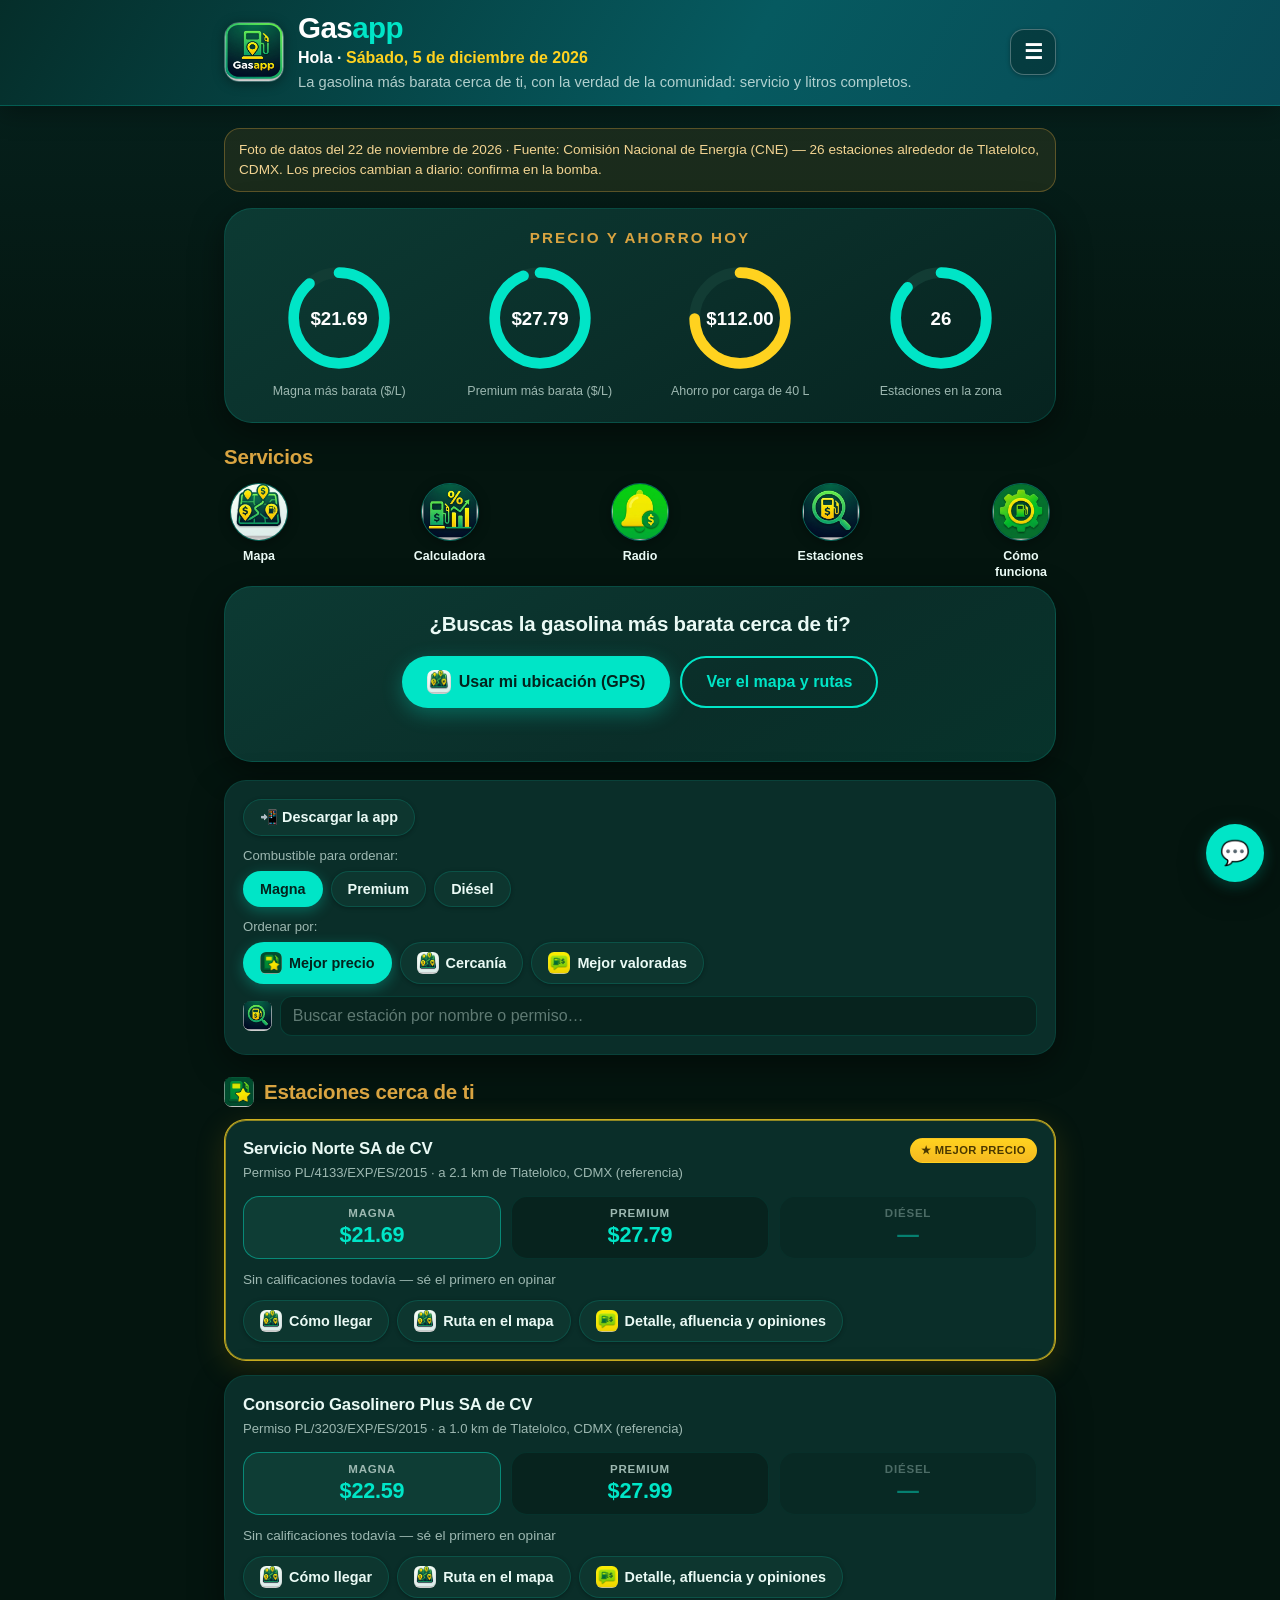
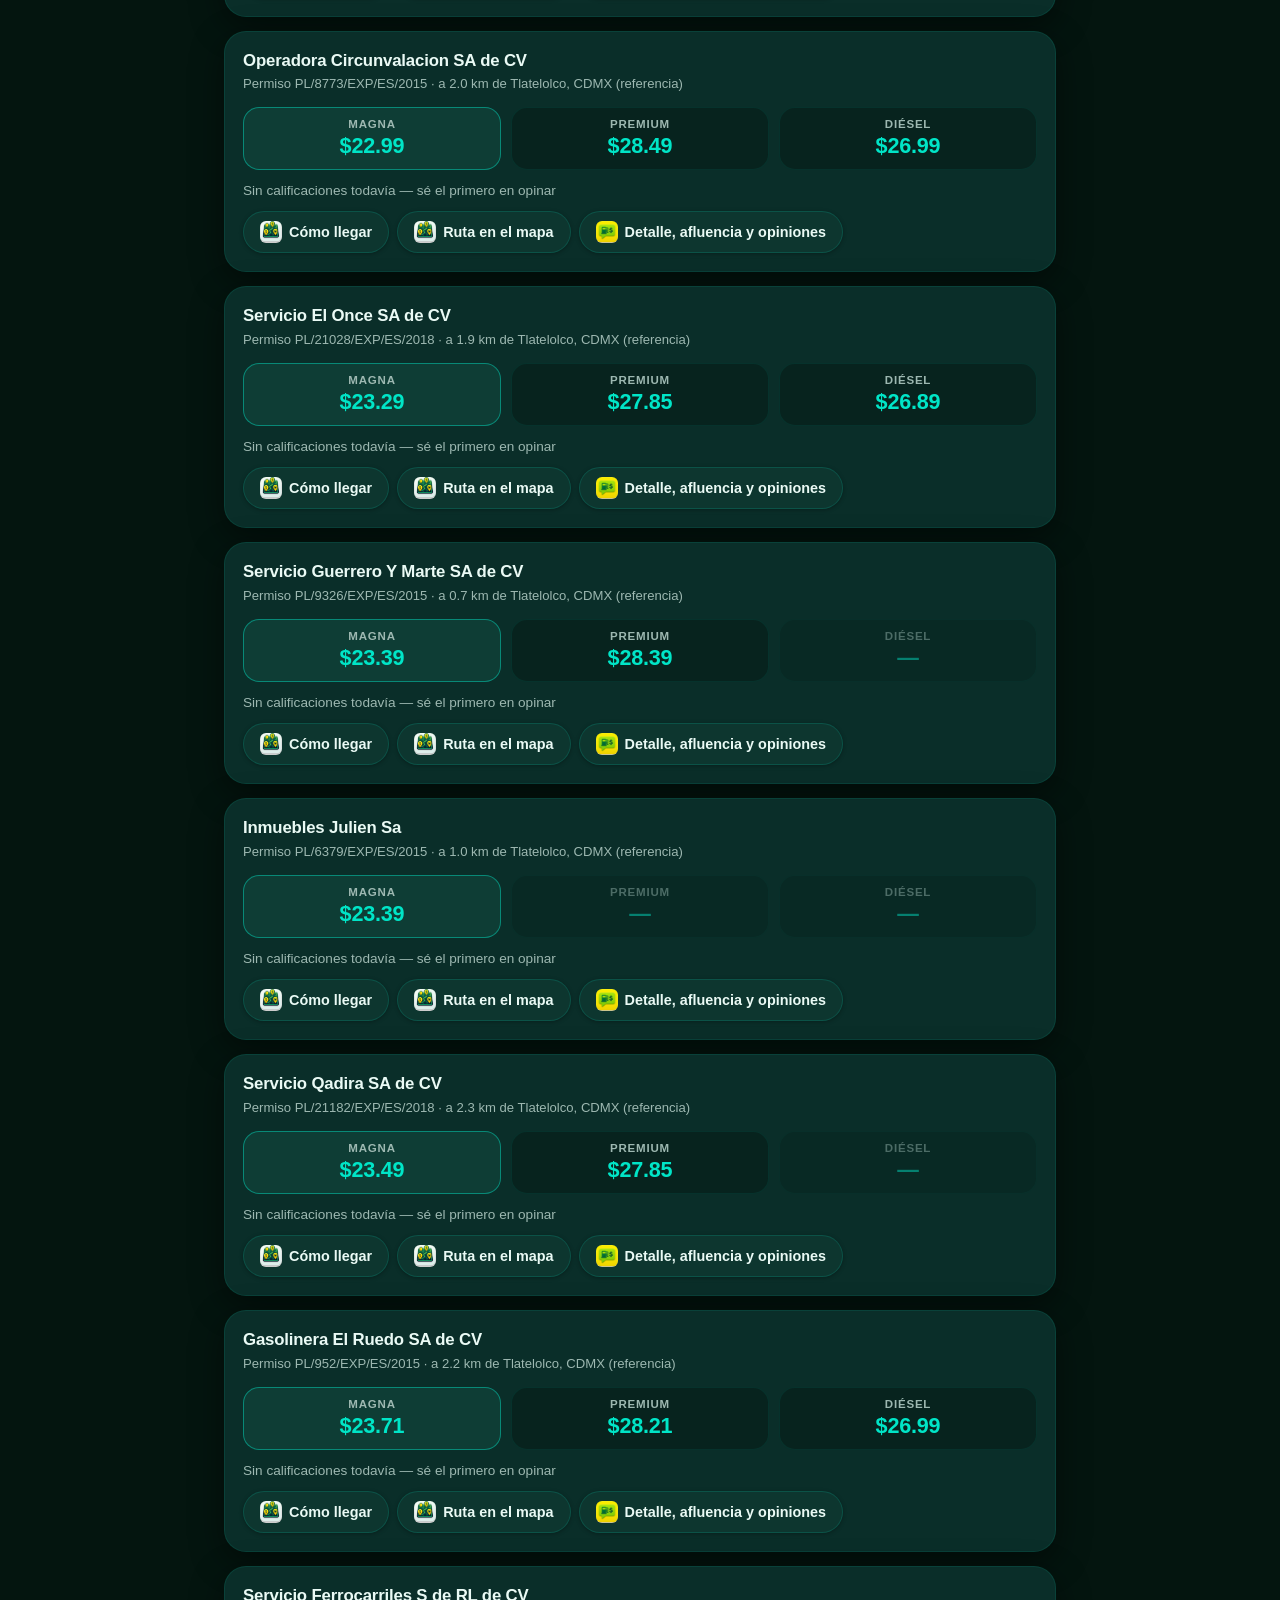
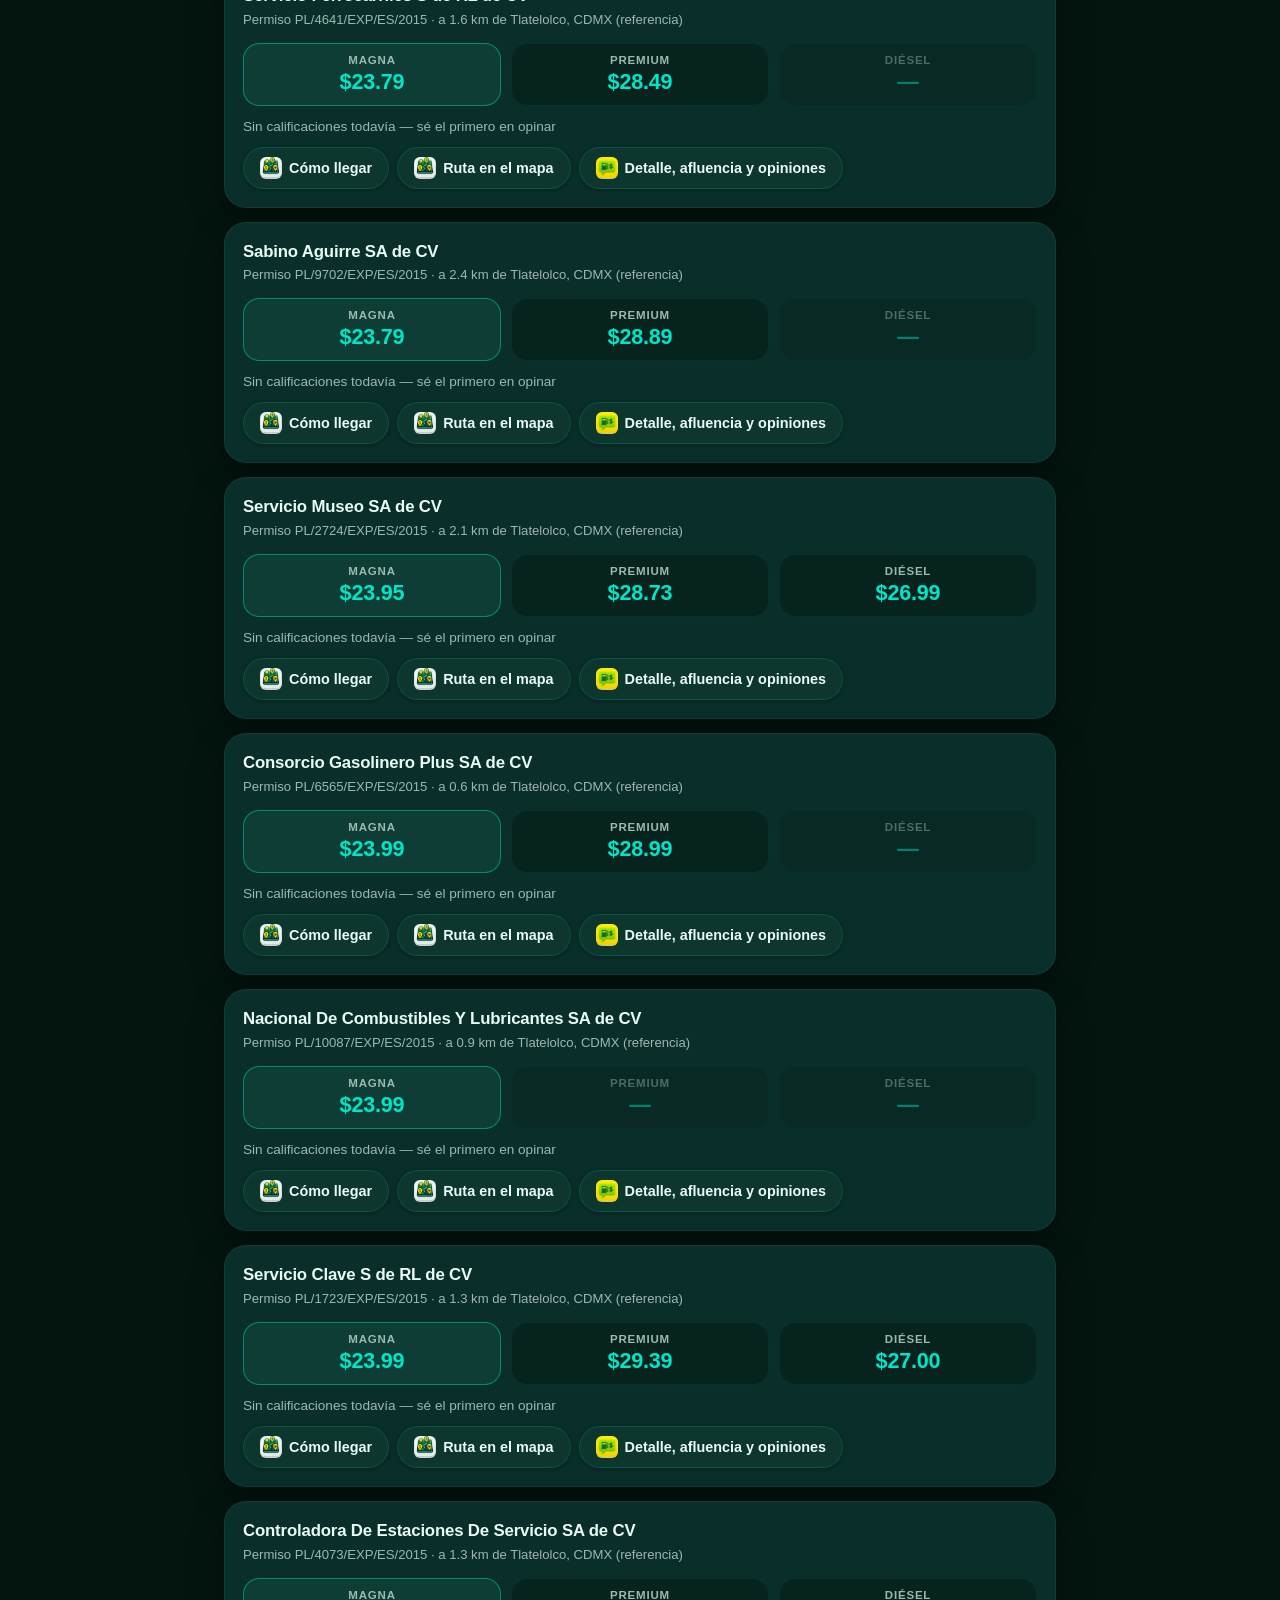
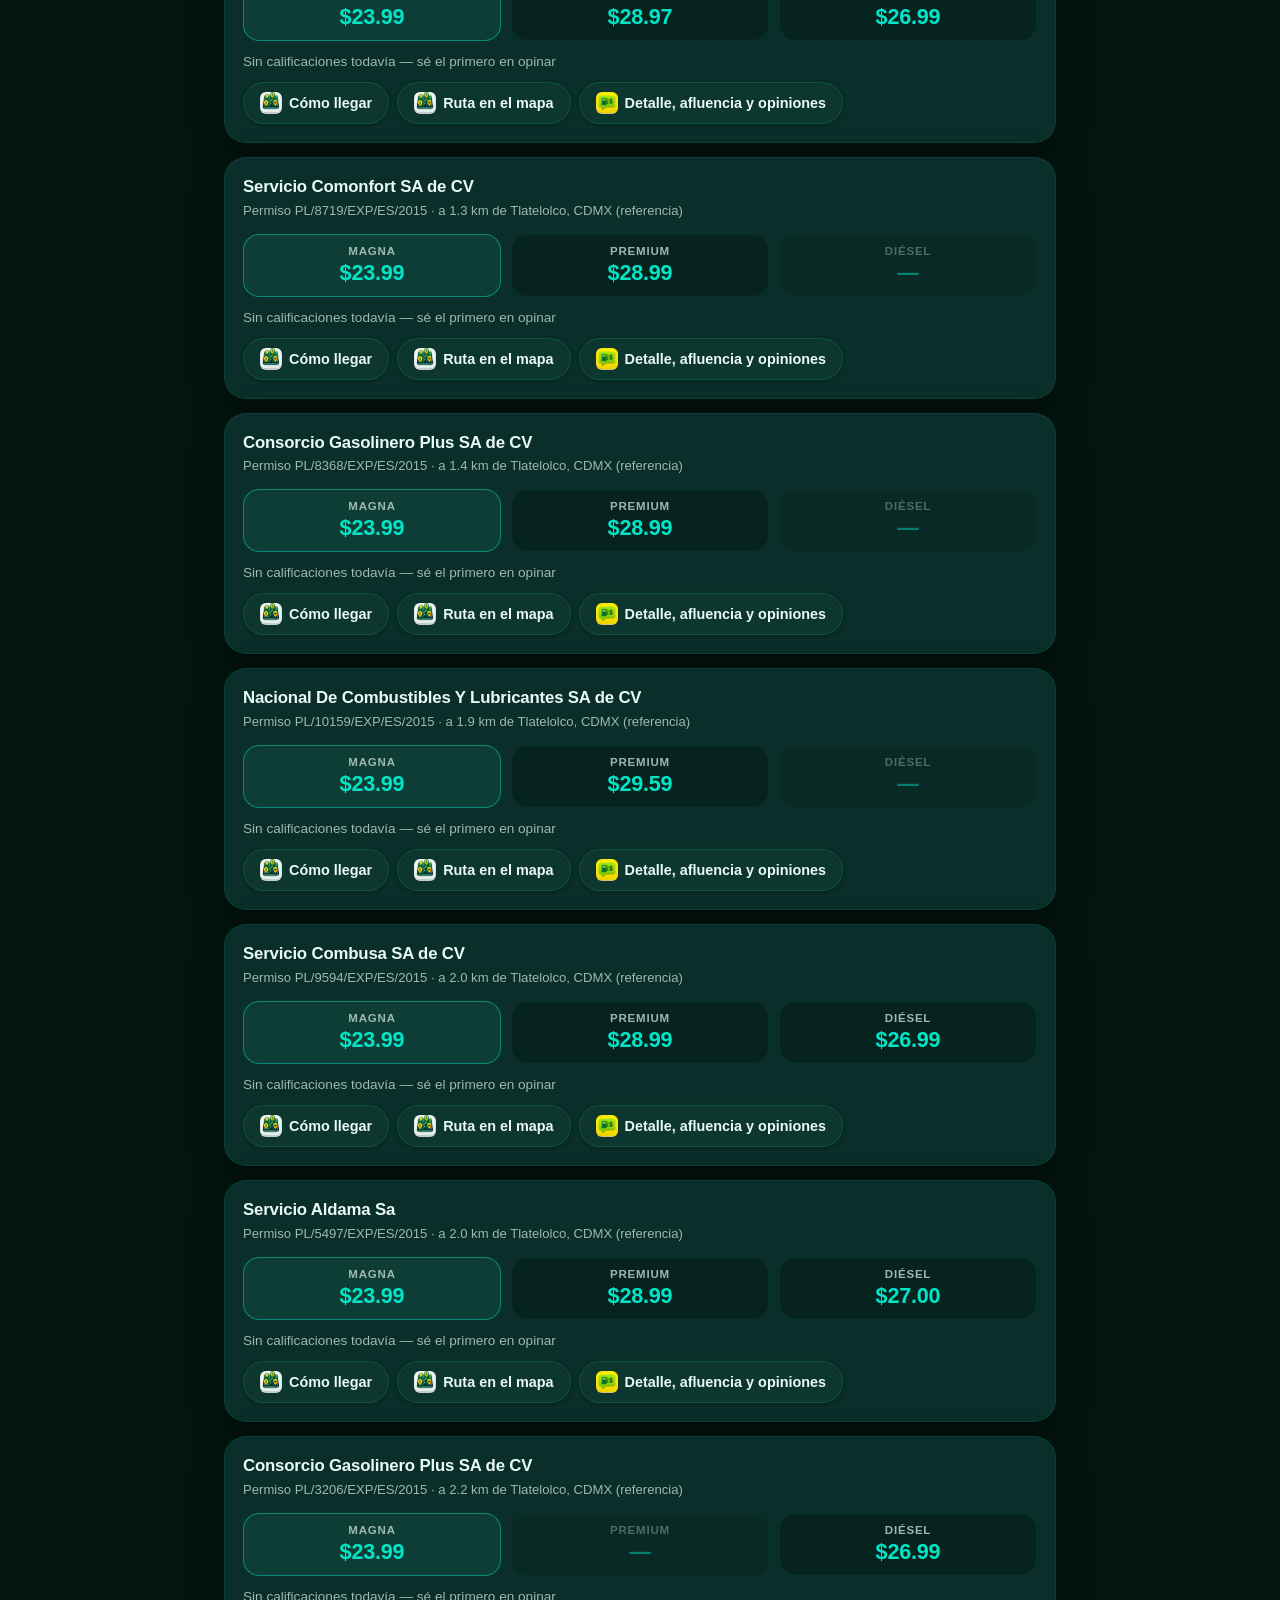
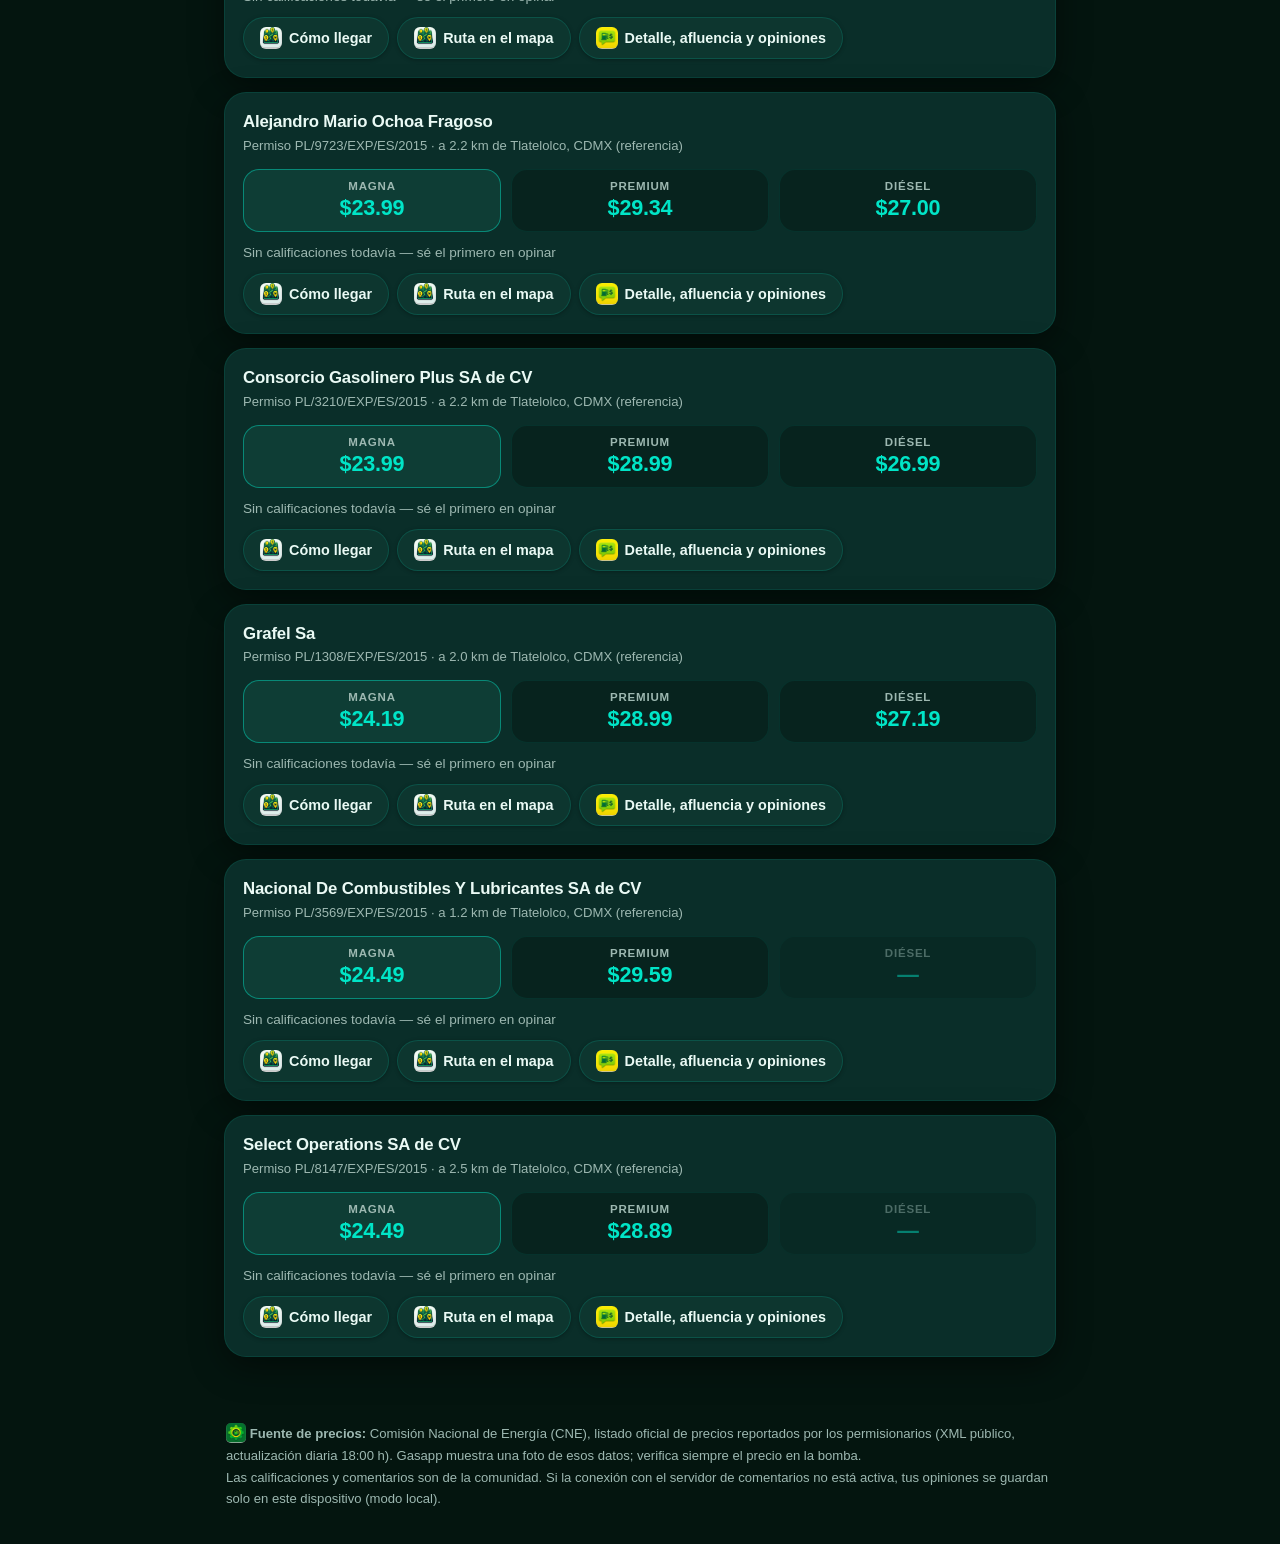
<file: index.html>
<!DOCTYPE html>
<html lang="es">
<head>
<meta charset="UTF-8">
<meta name="viewport" content="width=device-width, initial-scale=1">
<title>Gasapp — Precios de gasolina cerca de ti</title>
<meta name="description" content="Gasapp: encuentra la gasolina más barata cerca de ti, con calificaciones de servicio y litros completos reportadas por la comunidad.">
<link rel="icon" type="image/png" href="assets/logo-gasapp.png">
<link rel="apple-touch-icon" href="assets/icon-192.png">
<link rel="manifest" href="manifest.json">
<meta name="theme-color" content="#04150f">
<link rel="stylesheet" href="estilos.css">
</head>
<body>
<header>
  <a class="marca" href="index.html" aria-label="Gasapp — ir al inicio">
    <img class="logo" src="assets/logo-gasapp.png" alt="Logo de Gasapp">
    <div>
      <h1><span class="gas">Gas</span><span class="app">app</span></h1>
      <p class="saludo">Hola · <span class="fecha-hoy"></span></p>
      <p>La gasolina más barata cerca de ti, con la verdad de la comunidad: servicio y litros completos.</p>
    </div>
  </a>
  <button class="btn-menu" id="btnMenu" aria-label="Abrir el menú de navegación" aria-haspopup="true" aria-expanded="false" aria-controls="menuNav">☰</button>
  <nav class="menu" id="menuNav" aria-label="Navegación principal">
    <a href="index.html"><img src="assets/icono-favoritos.png" alt=""> Inicio</a>
    <a href="mapa.html"><img src="assets/icono-mapa.png" alt=""> Mapa</a>
    <a href="calculadora.html"><img src="assets/icono-estadisticas.png" alt=""> Calculadora</a>
    <a href="rendimiento.html"><img src="assets/icono-tiempo.png" alt=""> Rendimiento</a>
    <a href="radio.html"><img src="assets/icono-alertas.png" alt=""> Radio</a>
    <a href="acerca.html"><img src="assets/icono-comunidad.png" alt=""> Cómo funciona</a>
    <button type="button" class="btn-instalar">📲 Descargar la app</button>
  </nav>
</header>
<main>
  <div class="aviso-datos" id="avisoDatos"></div>

  <section class="heroe" aria-label="Precio y ahorro de hoy">
    <div class="heroe-titulo">Precio y ahorro hoy</div>
    <div class="medidores">
      <div class="medidor">
        <svg viewBox="0 0 84 84" role="img" aria-label="Magna más barata de la zona">
          <circle class="anillo-fondo" cx="42" cy="42" r="34"></circle>
          <circle class="anillo-prog" id="ringMagna" cx="42" cy="42" r="34"></circle>
          <text class="med-num" id="medMagna" x="42" y="47" text-anchor="middle">—</text>
        </svg>
        <div class="med-etiqueta">Magna más barata ($/L)</div>
      </div>
      <div class="medidor">
        <svg viewBox="0 0 84 84" role="img" aria-label="Premium más barata de la zona">
          <circle class="anillo-fondo" cx="42" cy="42" r="34"></circle>
          <circle class="anillo-prog" id="ringPremium" cx="42" cy="42" r="34"></circle>
          <text class="med-num" id="medPremium" x="42" y="47" text-anchor="middle">—</text>
        </svg>
        <div class="med-etiqueta">Premium más barata ($/L)</div>
      </div>
      <div class="medidor">
        <svg viewBox="0 0 84 84" role="img" aria-label="Ahorro estimado por carga de 40 litros">
          <circle class="anillo-fondo" cx="42" cy="42" r="34"></circle>
          <circle class="anillo-prog oro" id="ringAhorro" cx="42" cy="42" r="34"></circle>
          <text class="med-num" id="medAhorro" x="42" y="47" text-anchor="middle">—</text>
        </svg>
        <div class="med-etiqueta">Ahorro por carga de 40 L</div>
      </div>
      <div class="medidor">
        <svg viewBox="0 0 84 84" role="img" aria-label="Estaciones en la zona">
          <circle class="anillo-fondo" cx="42" cy="42" r="34"></circle>
          <circle class="anillo-prog" id="ringEstaciones" cx="42" cy="42" r="34"></circle>
          <text class="med-num" id="medEstaciones" x="42" y="47" text-anchor="middle">—</text>
        </svg>
        <div class="med-etiqueta">Estaciones en la zona</div>
      </div>
    </div>
  </section>

  <div class="titulo-seccion">Servicios</div>
  <section class="servicios" aria-label="Servicios de Gasapp">
    <a class="servicio" href="mapa.html"><span class="serv-ico"><img src="assets/icono-mapa.png" alt=""></span><span class="serv-etq">Mapa</span></a>
    <a class="servicio" href="calculadora.html"><span class="serv-ico"><img src="assets/icono-estadisticas.png" alt=""></span><span class="serv-etq">Calculadora</span></a>
    <a class="servicio" href="radio.html"><span class="serv-ico"><img src="assets/icono-alertas.png" alt=""></span><span class="serv-etq">Radio</span></a>
    <a class="servicio" href="#lista"><span class="serv-ico"><img src="assets/icono-buscar.png" alt=""></span><span class="serv-etq">Estaciones</span></a>
    <a class="servicio" href="acerca.html"><span class="serv-ico"><img src="assets/icono-ajustes.png" alt=""></span><span class="serv-etq">Cómo funciona</span></a>
  </section>

  <section class="tarjeta-accion">
    <p class="pregunta">¿Buscas la gasolina más barata cerca de ti?</p>
    <div class="acciones">
      <button id="btnGps" class="btn-pildora btn-turquesa"><img src="assets/icono-mapa.png" alt=""> Usar mi ubicación (GPS)</button>
      <a class="btn-pildora btn-contorno" href="mapa.html">Ver el mapa y rutas</a>
    </div>
    <span class="gps-msg" id="gpsMsg"></span>
  </section>

  <section class="panel">
    <div class="fila">
      <button type="button" class="btn-instalar">📲 Descargar la app</button>
    </div>
    <div class="fila">
      <span class="etiqueta">Combustible para ordenar:</span>
      <button data-fuel="regular" class="fuel activo">Magna</button>
      <button data-fuel="premium" class="fuel">Premium</button>
      <button data-fuel="diesel" class="fuel">Diésel</button>
    </div>
    <div class="fila">
      <span class="etiqueta">Ordenar por:</span>
      <button data-sort="precio" class="sort activo"><img src="assets/icono-favoritos.png" alt=""> Mejor precio</button>
      <button data-sort="cerca" class="sort"><img src="assets/icono-mapa.png" alt=""> Cercanía</button>
      <button data-sort="calif" class="sort"><img src="assets/icono-resenas.png" alt=""> Mejor valoradas</button>
    </div>
    <div class="fila">
      <div class="buscador">
        <img src="assets/icono-buscar.png" alt="">
        <input type="search" id="buscar" placeholder="Buscar estación por nombre o permiso…">
      </div>
    </div>
  </section>

  <div class="titulo-seccion"><img src="assets/icono-favoritos.png" alt=""> Estaciones cerca de ti</div>
  <section id="lista"></section>
</main>

<footer>
  <p><img src="assets/icono-ajustes.png" alt=""> <strong>Fuente de precios:</strong> Comisión Nacional de Energía (CNE), listado oficial de precios reportados por los permisionarios (XML público, actualización diaria 18:00 h). Gasapp muestra una foto de esos datos; verifica siempre el precio en la bomba.</p>
  <p>Las calificaciones y comentarios son de la comunidad. Si la conexión con el servidor de comentarios no está activa, tus opiniones se guardan solo en este dispositivo (modo local).</p>
</footer>
<script src="datos.js"></script>
<script src="app.js"></script>
<script>
"use strict";
/* ---------- Inicio: lista de estaciones ---------- */
let combustible = "regular";
let orden = "precio";

pintarAvisoDatos(document.getElementById("avisoDatos"));

/* ---------- Héroe: medidores con los datos reales de la zona ---------- */
(function pintarHeroe() {
  const CIRC = 2 * Math.PI * 34;
  const conPrecio = f => ESTACIONES.map(e => precioDe(e, f)).filter(p => p !== null);
  const reg = conPrecio("regular"), pre = conPrecio("premium");
  const magnaMin = Math.min(...reg), magnaMax = Math.max(...reg);
  const premMin = Math.min(...pre), premMax = Math.max(...pre);
  const ahorro40 = (magnaMax - magnaMin) * 40;
  const poner = (idTxt, idRing, texto, frac) => {
    document.getElementById(idTxt).textContent = texto;
    document.getElementById(idRing).style.strokeDashoffset =
      String(CIRC * (1 - Math.max(0, Math.min(1, frac))));
  };
  poner("medMagna", "ringMagna", dinero(magnaMin), magnaMin / magnaMax);
  poner("medPremium", "ringPremium", dinero(premMin), premMin / premMax);
  poner("medAhorro", "ringAhorro", dinero(ahorro40), Math.min(ahorro40 / 150, 1));
  poner("medEstaciones", "ringEstaciones", String(ESTACIONES.length), ESTACIONES.length / 30);
})();

function listaOrdenada() {
  const q = normalizar($("#buscar").value || "");
  let arr = ESTACIONES.map(e => ({ ...e, dist: distanciaKm(origen.lat, origen.lng, e.lat, e.lng) }));
  if (q) arr = arr.filter(e => normalizar(e.nombre).includes(q) || normalizar(e.permiso).includes(q));
  const conPrecio = arr.filter(e => precioDe(e, combustible) !== null);
  const sinPrecio = arr.filter(e => precioDe(e, combustible) === null);
  const claveCalif = e => {
    const r = resumenes[e.id];
    return r ? (r.promA + r.promL) / 2 : -1;
  };
  if (orden === "calif") {
    // Mejor valoradas: promedio combinado descendente sobre TODA la lista;
    // las estaciones sin opiniones (clave -1) quedan al final.
    arr.sort((a, b) => (claveCalif(b) - claveCalif(a)) || (a.dist - b.dist));
    return arr;
  }
  const ordenadores = {
    precio: (a, b) => precioDe(a, combustible) - precioDe(b, combustible),
    cerca: (a, b) => a.dist - b.dist
  };
  conPrecio.sort(ordenadores[orden]);
  sinPrecio.sort((a, b) => a.dist - b.dist);
  return conPrecio.concat(sinPrecio);
}
function render() {
  const arr = listaOrdenada();
  const mejorId = arr.length && precioDe(arr[0], combustible) !== null && orden === "precio" ? arr[0].id : null;
  $("#lista").innerHTML = arr.map(est => `
    <article class="tarjeta-est${est.id === mejorId ? " mejor" : ""}">
      <div class="est-top">
        <div>
          <div class="est-nombre"><a href="estacion.html?id=${est.id}">${esc(est.nombre)}</a></div>
          <div class="est-meta">Permiso ${esc(est.permiso)} · a ${est.dist.toFixed(1)} km de ${esc(origen.etiqueta)}</div>
        </div>
        ${est.id === mejorId ? `<span class="insignia">★ MEJOR PRECIO</span>` : ""}
      </div>
      <div class="precios">
        ${bloquePrecio(est, "regular", combustible)}${bloquePrecio(est, "premium", combustible)}${bloquePrecio(est, "diesel", combustible)}
      </div>
      <div class="est-acciones">
        ${bloqueCalif(est)}
      </div>
      <div class="est-acciones">
        <a class="boton" href="${enlaceGoogleMaps(est)}" target="_blank" rel="noopener"><img src="assets/icono-mapa.png" alt=""> Cómo llegar</a>
        <a class="boton" href="mapa.html?estacion=${est.id}"><img src="assets/icono-mapa.png" alt=""> Ruta en el mapa</a>
        <a class="boton" href="estacion.html?id=${est.id}"><img src="assets/icono-resenas.png" alt=""> Detalle, afluencia y opiniones</a>
      </div>
    </article>`).join("");
}

/* ---------- Controles ---------- */
document.querySelectorAll(".fuel").forEach(b => b.addEventListener("click", () => {
  combustible = b.dataset.fuel;
  document.querySelectorAll(".fuel").forEach(x => x.classList.toggle("activo", x === b));
  render();
}));
document.querySelectorAll(".sort").forEach(b => b.addEventListener("click", () => {
  orden = b.dataset.sort;
  document.querySelectorAll(".sort").forEach(x => x.classList.toggle("activo", x === b));
  render();
}));
$("#buscar").addEventListener("input", render);
$("#btnGps").addEventListener("click", () => {
  const msg = $("#gpsMsg");
  msg.textContent = "Buscando tu ubicación…";
  pedirUbicacion(
    () => { msg.textContent = "Ubicación detectada: distancias recalculadas desde donde estás."; render(); },
    error => { msg.textContent = error; }
  );
});

/* ---------- Arranque ---------- */
(async function init() {
  render();
  await Promise.all(ESTACIONES.map(e => refrescarResumen(e.id).catch(() => {})));
  render();
})();
</script>
</body>
</html>
</file>
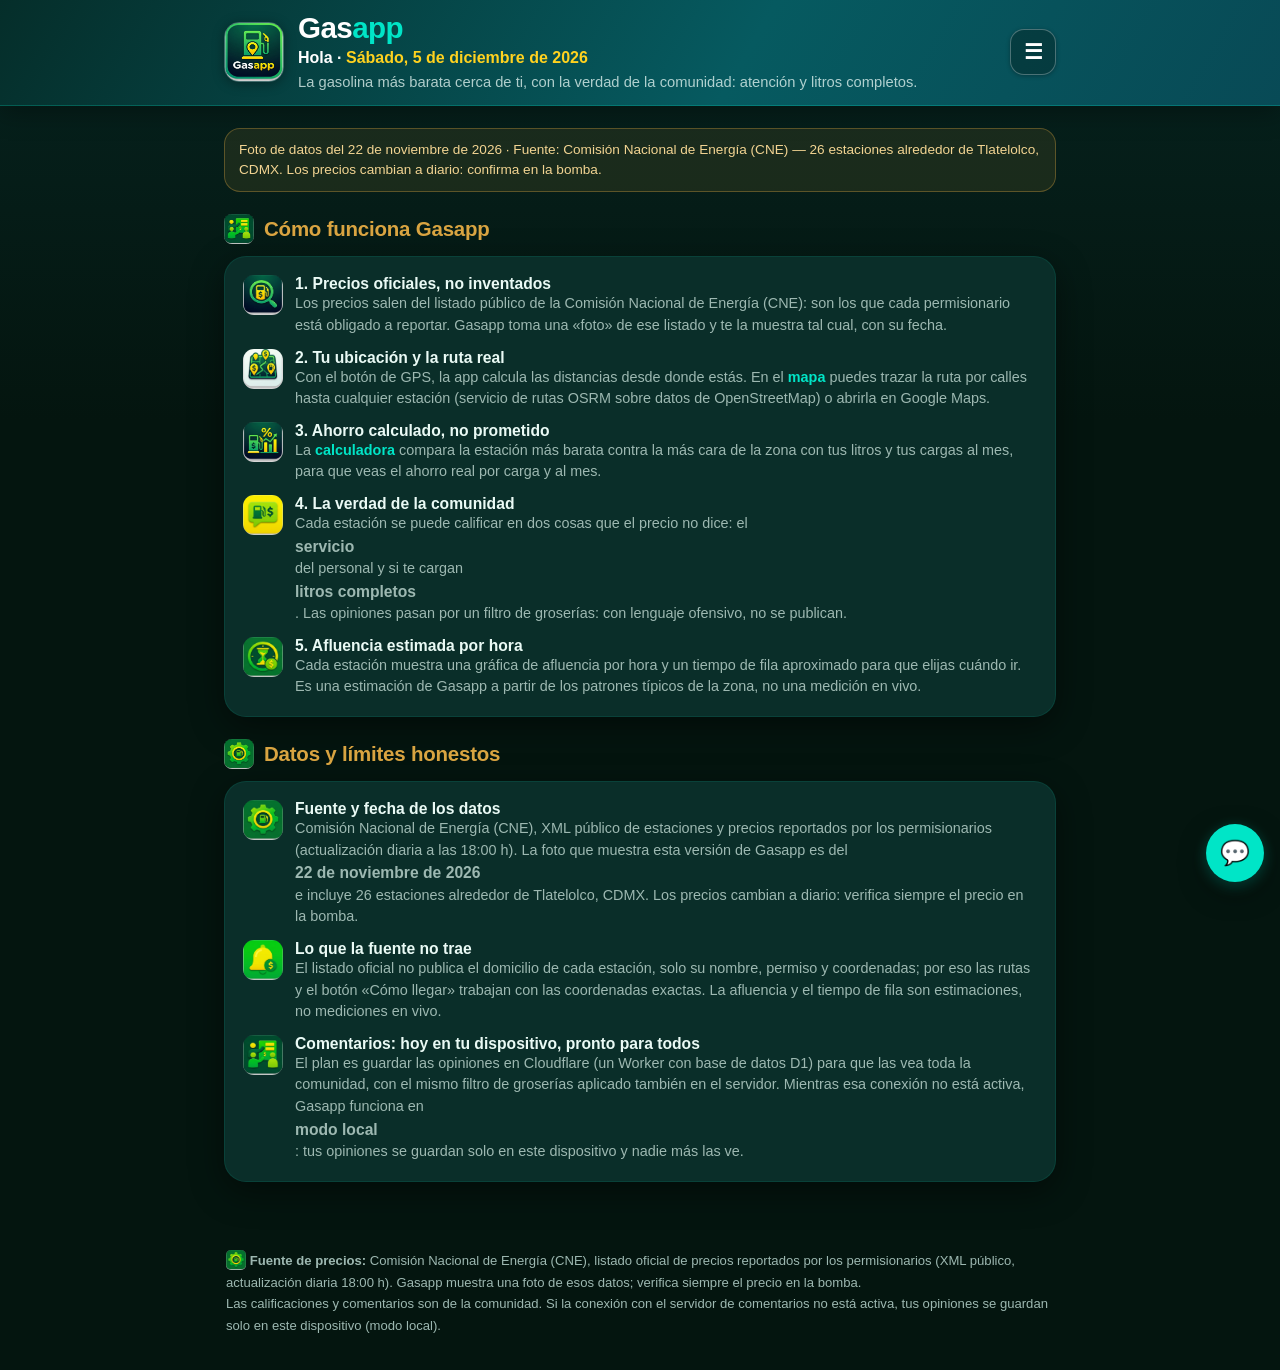
<file: acerca.html>
<!DOCTYPE html>
<html lang="es">
<head>
<meta charset="UTF-8">
<meta name="viewport" content="width=device-width, initial-scale=1">
<title>Cómo funciona — Gasapp</title>
<meta name="description" content="Cómo funciona Gasapp: de dónde salen los precios, cómo se calculan las rutas y qué límites tienen los datos.">
<link rel="icon" type="image/png" href="assets/logo-gasapp.png">
<link rel="apple-touch-icon" href="assets/icon-192.png">
<link rel="manifest" href="manifest.json">
<meta name="theme-color" content="#04150f">
<link rel="stylesheet" href="estilos.css">
</head>
<body>
<header>
  <a class="marca" href="index.html" aria-label="Gasapp — ir al inicio">
    <img class="logo" src="assets/logo-gasapp.png" alt="Logo de Gasapp">
    <div>
      <h1><span class="gas">Gas</span><span class="app">app</span></h1>
      <p class="saludo">Hola · <span class="fecha-hoy"></span></p>
      <p>La gasolina más barata cerca de ti, con la verdad de la comunidad: atención y litros completos.</p>
    </div>
  </a>
  <button class="btn-menu" id="btnMenu" aria-label="Abrir el menú de navegación" aria-haspopup="true" aria-expanded="false" aria-controls="menuNav">☰</button>
  <nav class="menu" id="menuNav" aria-label="Navegación principal">
    <a href="index.html"><img src="assets/icono-favoritos.png" alt=""> Inicio</a>
    <a href="mapa.html"><img src="assets/icono-mapa.png" alt=""> Mapa</a>
    <a href="calculadora.html"><img src="assets/icono-estadisticas.png" alt=""> Calculadora</a>
    <a href="rendimiento.html"><img src="assets/icono-tiempo.png" alt=""> Rendimiento</a>
    <a href="radio.html"><img src="assets/icono-alertas.png" alt=""> Radio</a>
    <a href="acerca.html"><img src="assets/icono-comunidad.png" alt=""> Cómo funciona</a>
    <button type="button" class="btn-instalar">📲 Descargar la app</button>
  </nav>
</header>
<main>
  <div class="aviso-datos" id="avisoDatos"></div>

  <div class="titulo-seccion"><img src="assets/icono-comunidad.png" alt=""> Cómo funciona Gasapp</div>
  <section class="panel">
    <div class="pasos">
      <div class="paso">
        <img src="assets/icono-buscar.png" alt="">
        <div><strong>1. Precios oficiales, no inventados</strong>
        <span>Los precios salen del listado público de la Comisión Nacional de Energía (CNE): son los que cada permisionario está obligado a reportar. Gasapp toma una «foto» de ese listado y te la muestra tal cual, con su fecha.</span></div>
      </div>
      <div class="paso">
        <img src="assets/icono-mapa.png" alt="">
        <div><strong>2. Tu ubicación y la ruta real</strong>
        <span>Con el botón de GPS, la app calcula las distancias desde donde estás. En el <a href="mapa.html" style="color:var(--verde); font-weight:600;">mapa</a> puedes trazar la ruta por calles hasta cualquier estación (servicio de rutas OSRM sobre datos de OpenStreetMap) o abrirla en Google Maps.</span></div>
      </div>
      <div class="paso">
        <img src="assets/icono-estadisticas.png" alt="">
        <div><strong>3. Ahorro calculado, no prometido</strong>
        <span>La <a href="calculadora.html" style="color:var(--verde); font-weight:600;">calculadora</a> compara la estación más barata contra la más cara de la zona con tus litros y tus cargas al mes, para que veas el ahorro real por carga y al mes.</span></div>
      </div>
      <div class="paso">
        <img src="assets/icono-resenas.png" alt="">
        <div><strong>4. La verdad de la comunidad</strong>
        <span>Cada estación se puede calificar en dos cosas que el precio no dice: el <strong>servicio</strong> del personal y si te cargan <strong>litros completos</strong>. Las opiniones pasan por un filtro de groserías: con lenguaje ofensivo, no se publican.</span></div>
      </div>
      <div class="paso">
        <img src="assets/icono-tiempo.png" alt="">
        <div><strong>5. Afluencia estimada por hora</strong>
        <span>Cada estación muestra una gráfica de afluencia por hora y un tiempo de fila aproximado para que elijas cuándo ir. Es una estimación de Gasapp a partir de los patrones típicos de la zona, no una medición en vivo.</span></div>
      </div>
    </div>
  </section>

  <div class="titulo-seccion"><img src="assets/icono-ajustes.png" alt=""> Datos y límites honestos</div>
  <section class="panel">
    <div class="pasos">
      <div class="paso">
        <img src="assets/icono-ajustes.png" alt="">
        <div><strong>Fuente y fecha de los datos</strong>
        <span>Comisión Nacional de Energía (CNE), XML público de estaciones y precios reportados por los permisionarios (actualización diaria a las 18:00 h). La foto que muestra esta versión de Gasapp es del <strong id="fechaFoto"></strong> e incluye 26 estaciones alrededor de Tlatelolco, CDMX. Los precios cambian a diario: verifica siempre el precio en la bomba.</span></div>
      </div>
      <div class="paso">
        <img src="assets/icono-alertas.png" alt="">
        <div><strong>Lo que la fuente no trae</strong>
        <span>El listado oficial no publica el domicilio de cada estación, solo su nombre, permiso y coordenadas; por eso las rutas y el botón «Cómo llegar» trabajan con las coordenadas exactas. La afluencia y el tiempo de fila son estimaciones, no mediciones en vivo.</span></div>
      </div>
      <div class="paso">
        <img src="assets/icono-comunidad.png" alt="">
        <div><strong>Comentarios: hoy en tu dispositivo, pronto para todos</strong>
        <span>El plan es guardar las opiniones en Cloudflare (un Worker con base de datos D1) para que las vea toda la comunidad, con el mismo filtro de groserías aplicado también en el servidor. Mientras esa conexión no está activa, Gasapp funciona en <strong>modo local</strong>: tus opiniones se guardan solo en este dispositivo y nadie más las ve.</span></div>
      </div>
    </div>
  </section>
</main>

<footer>
  <p><img src="assets/icono-ajustes.png" alt=""> <strong>Fuente de precios:</strong> Comisión Nacional de Energía (CNE), listado oficial de precios reportados por los permisionarios (XML público, actualización diaria 18:00 h). Gasapp muestra una foto de esos datos; verifica siempre el precio en la bomba.</p>
  <p>Las calificaciones y comentarios son de la comunidad. Si la conexión con el servidor de comentarios no está activa, tus opiniones se guardan solo en este dispositivo (modo local).</p>
</footer>
<script src="datos.js"></script>
<script src="app.js"></script>
<script>
"use strict";
pintarAvisoDatos(document.getElementById("avisoDatos"));
document.getElementById("fechaFoto").textContent = FECHA_FOTO;
</script>
</body>
</html>
</file>
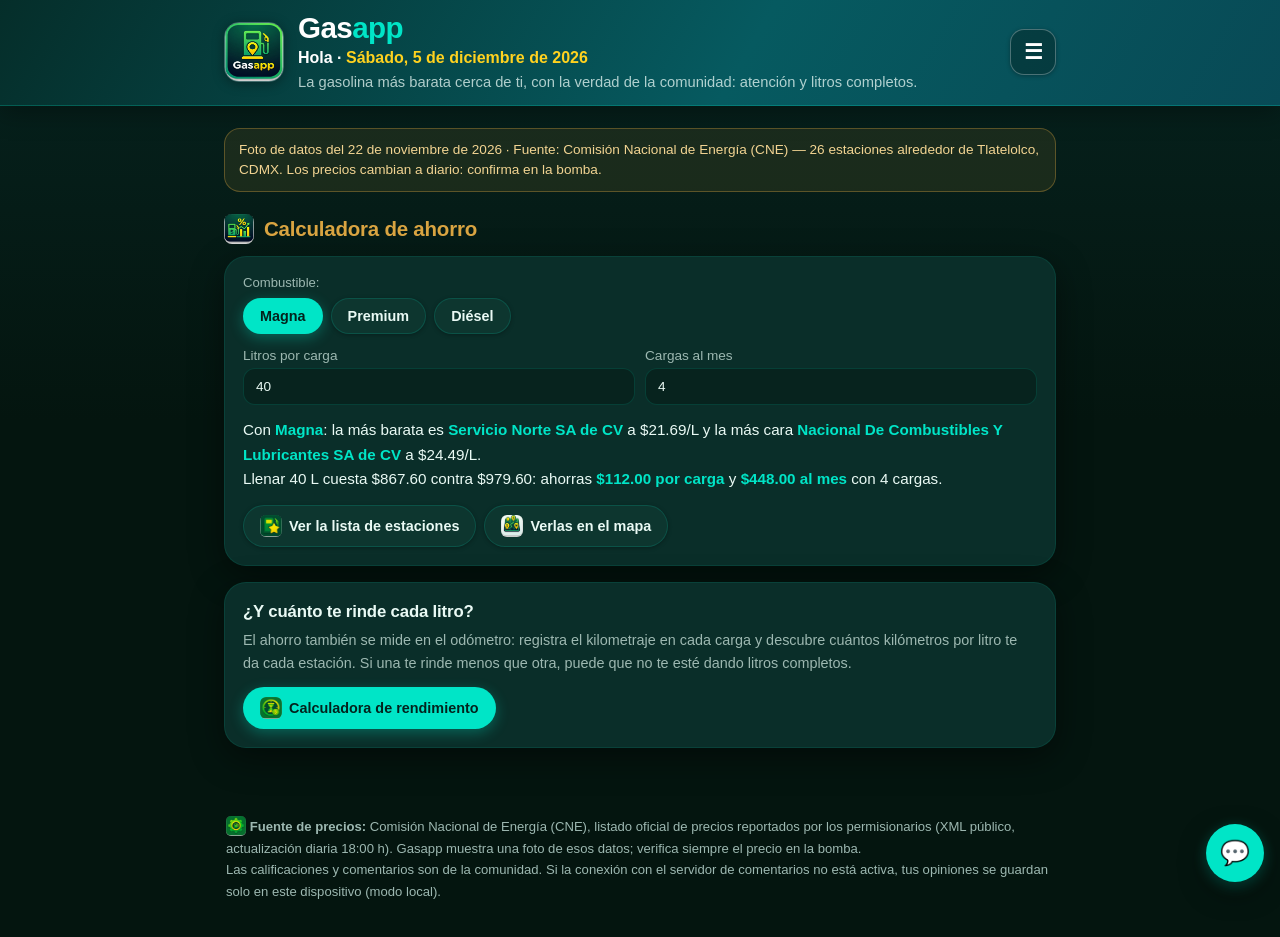
<file: calculadora.html>
<!DOCTYPE html>
<html lang="es">
<head>
<meta charset="UTF-8">
<meta name="viewport" content="width=device-width, initial-scale=1">
<title>Calculadora de ahorro — Gasapp</title>
<meta name="description" content="Calcula cuánto ahorras cargando en la gasolinera más barata de la zona en vez de la más cara, por carga y al mes.">
<link rel="icon" type="image/png" href="assets/logo-gasapp.png">
<link rel="apple-touch-icon" href="assets/icon-192.png">
<link rel="manifest" href="manifest.json">
<meta name="theme-color" content="#04150f">
<link rel="stylesheet" href="estilos.css">
</head>
<body>
<header>
  <a class="marca" href="index.html" aria-label="Gasapp — ir al inicio">
    <img class="logo" src="assets/logo-gasapp.png" alt="Logo de Gasapp">
    <div>
      <h1><span class="gas">Gas</span><span class="app">app</span></h1>
      <p class="saludo">Hola · <span class="fecha-hoy"></span></p>
      <p>La gasolina más barata cerca de ti, con la verdad de la comunidad: atención y litros completos.</p>
    </div>
  </a>
  <button class="btn-menu" id="btnMenu" aria-label="Abrir el menú de navegación" aria-haspopup="true" aria-expanded="false" aria-controls="menuNav">☰</button>
  <nav class="menu" id="menuNav" aria-label="Navegación principal">
    <a href="index.html"><img src="assets/icono-favoritos.png" alt=""> Inicio</a>
    <a href="mapa.html"><img src="assets/icono-mapa.png" alt=""> Mapa</a>
    <a href="calculadora.html"><img src="assets/icono-estadisticas.png" alt=""> Calculadora</a>
    <a href="rendimiento.html"><img src="assets/icono-tiempo.png" alt=""> Rendimiento</a>
    <a href="radio.html"><img src="assets/icono-alertas.png" alt=""> Radio</a>
    <a href="acerca.html"><img src="assets/icono-comunidad.png" alt=""> Cómo funciona</a>
    <button type="button" class="btn-instalar">📲 Descargar la app</button>
  </nav>
</header>
<main>
  <div class="aviso-datos" id="avisoDatos"></div>

  <div class="titulo-seccion"><img src="assets/icono-estadisticas.png" alt=""> Calculadora de ahorro</div>
  <section class="panel">
    <div class="fila">
      <span class="etiqueta">Combustible:</span>
      <button data-fuel="regular" class="fuel activo">Magna</button>
      <button data-fuel="premium" class="fuel">Premium</button>
      <button data-fuel="diesel" class="fuel">Diésel</button>
    </div>
    <div class="calc-grid" style="margin-top:14px;">
      <label>Litros por carga
        <input type="number" id="calcLitros" value="40" min="1" max="200">
      </label>
      <label>Cargas al mes
        <input type="number" id="calcCargas" value="4" min="1" max="31">
      </label>
    </div>
    <div class="calc-res" id="calcRes"></div>
    <div class="fila" style="margin-top:14px;">
      <a class="boton" href="index.html"><img src="assets/icono-favoritos.png" alt=""> Ver la lista de estaciones</a>
      <a class="boton" href="mapa.html"><img src="assets/icono-mapa.png" alt=""> Verlas en el mapa</a>
    </div>
  </section>

  <section class="panel">
    <div class="est-nombre">¿Y cuánto te rinde cada litro?</div>
    <p class="consejo" style="margin-top:6px;">El ahorro también se mide en el odómetro: registra el kilometraje en cada carga y descubre cuántos kilómetros por litro te da cada estación. Si una te rinde menos que otra, puede que no te esté dando litros completos.</p>
    <div class="fila" style="margin-top:12px;">
      <a class="boton destacado" href="rendimiento.html"><img src="assets/icono-tiempo.png" alt=""> Calculadora de rendimiento</a>
    </div>
  </section>
</main>

<footer>
  <p><img src="assets/icono-ajustes.png" alt=""> <strong>Fuente de precios:</strong> Comisión Nacional de Energía (CNE), listado oficial de precios reportados por los permisionarios (XML público, actualización diaria 18:00 h). Gasapp muestra una foto de esos datos; verifica siempre el precio en la bomba.</p>
  <p>Las calificaciones y comentarios son de la comunidad. Si la conexión con el servidor de comentarios no está activa, tus opiniones se guardan solo en este dispositivo (modo local).</p>
</footer>
<script src="datos.js"></script>
<script src="app.js"></script>
<script>
"use strict";
/* ---------- Calculadora de ahorro: más barata vs. más cara de la zona ---------- */
let combustible = "regular";

pintarAvisoDatos(document.getElementById("avisoDatos"));

function calcularAhorro() {
  const arr = ESTACIONES.filter(e => precioDe(e, combustible) !== null);
  const litros = Math.max(1, parseFloat($("#calcLitros").value) || 40);
  const cargas = Math.max(1, parseFloat($("#calcCargas").value) || 4);
  if (!arr.length) { $("#calcRes").textContent = "Sin estaciones con precio de " + NOMBRES_FUEL[combustible] + " en la lista."; return; }
  const precios = arr.map(e => precioDe(e, combustible));
  const min = Math.min(...precios), max = Math.max(...precios);
  const barata = arr[precios.indexOf(min)], cara = arr[precios.indexOf(max)];
  const porCarga = (max - min) * litros, alMes = porCarga * cargas;
  $("#calcRes").innerHTML =
    `Con <strong>${NOMBRES_FUEL[combustible]}</strong>: la más barata es <strong><a href="estacion.html?id=${barata.id}" style="color:var(--verde);">${esc(barata.nombre)}</a></strong> a ${dinero(min)}/L ` +
    `y la más cara <strong><a href="estacion.html?id=${cara.id}" style="color:var(--verde);">${esc(cara.nombre)}</a></strong> a ${dinero(max)}/L.<br>` +
    `Llenar ${litros} L cuesta ${dinero(min * litros)} contra ${dinero(max * litros)}: ` +
    `ahorras <strong>${dinero(porCarga)} por carga</strong> y <strong>${dinero(alMes)} al mes</strong> con ${cargas} cargas.`;
}

document.querySelectorAll(".fuel").forEach(b => b.addEventListener("click", () => {
  combustible = b.dataset.fuel;
  document.querySelectorAll(".fuel").forEach(x => x.classList.toggle("activo", x === b));
  calcularAhorro();
}));
$("#calcLitros").addEventListener("input", calcularAhorro);
$("#calcCargas").addEventListener("input", calcularAhorro);
calcularAhorro();
</script>
</body>
</html>
</file>
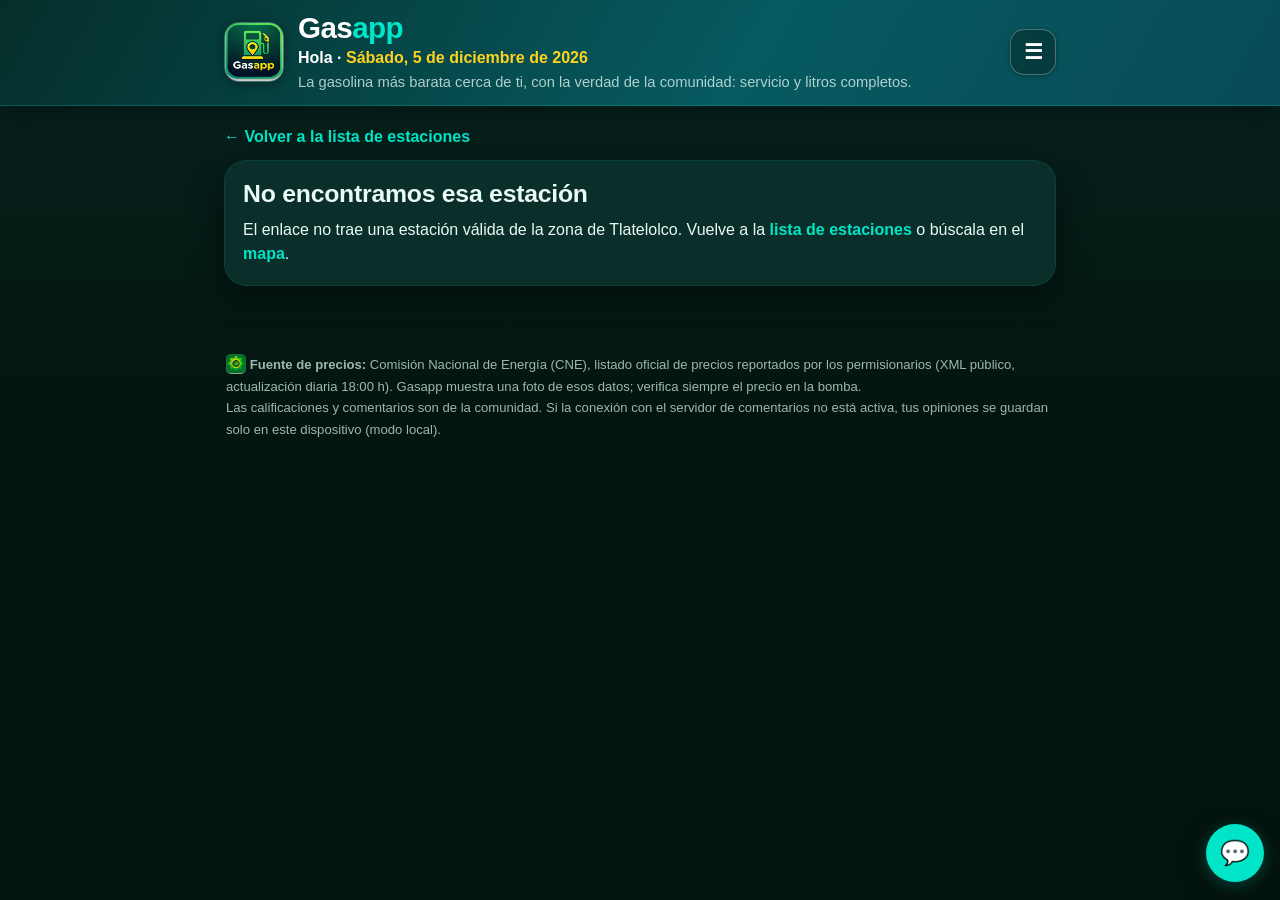
<file: estacion.html>
<!DOCTYPE html>
<html lang="es">
<head>
<meta charset="UTF-8">
<meta name="viewport" content="width=device-width, initial-scale=1">
<title>Detalle de estación — Gasapp</title>
<meta name="description" content="Detalle de una gasolinera en Gasapp: precios, afluencia estimada, tiempo de fila y opiniones de la comunidad.">
<link rel="icon" type="image/png" href="assets/logo-gasapp.png">
<link rel="apple-touch-icon" href="assets/icon-192.png">
<link rel="manifest" href="manifest.json">
<meta name="theme-color" content="#04150f">
<link rel="stylesheet" href="estilos.css">
</head>
<body>
<header>
  <a class="marca" href="index.html" aria-label="Gasapp — ir al inicio">
    <img class="logo" src="assets/logo-gasapp.png" alt="Logo de Gasapp">
    <div>
      <h1><span class="gas">Gas</span><span class="app">app</span></h1>
      <p class="saludo">Hola · <span class="fecha-hoy"></span></p>
      <p>La gasolina más barata cerca de ti, con la verdad de la comunidad: servicio y litros completos.</p>
    </div>
  </a>
  <button class="btn-menu" id="btnMenu" aria-label="Abrir el menú de navegación" aria-haspopup="true" aria-expanded="false" aria-controls="menuNav">☰</button>
  <nav class="menu" id="menuNav" aria-label="Navegación principal">
    <a href="index.html"><img src="assets/icono-favoritos.png" alt=""> Inicio</a>
    <a href="mapa.html"><img src="assets/icono-mapa.png" alt=""> Mapa</a>
    <a href="calculadora.html"><img src="assets/icono-estadisticas.png" alt=""> Calculadora</a>
    <a href="rendimiento.html"><img src="assets/icono-tiempo.png" alt=""> Rendimiento</a>
    <a href="radio.html"><img src="assets/icono-alertas.png" alt=""> Radio</a>
    <a href="acerca.html"><img src="assets/icono-comunidad.png" alt=""> Cómo funciona</a>
    <button type="button" class="btn-instalar">📲 Descargar la app</button>
  </nav>
</header>
<main>
  <p style="margin-bottom:14px;"><a href="index.html" style="color:var(--verde); font-weight:600;">← Volver a la lista de estaciones</a></p>
  <div id="contenido"><p style="color:var(--texto2);">Cargando la estación…</p></div>
</main>

<footer>
  <p><img src="assets/icono-ajustes.png" alt=""> <strong>Fuente de precios:</strong> Comisión Nacional de Energía (CNE), listado oficial de precios reportados por los permisionarios (XML público, actualización diaria 18:00 h). Gasapp muestra una foto de esos datos; verifica siempre el precio en la bomba.</p>
  <p>Las calificaciones y comentarios son de la comunidad. Si la conexión con el servidor de comentarios no está activa, tus opiniones se guardan solo en este dispositivo (modo local).</p>
</footer>
<script src="datos.js"></script>
<script src="app.js"></script>
<script>
"use strict";
/* ---------- Detalle de una estación (?id=) ---------- */
const params = new URLSearchParams(location.search);
const est = estacionPorId(params.get("id") || "");

function mostrarNoEncontrada() {
  document.title = "Estación no encontrada — Gasapp";
  $("#contenido").innerHTML = `
    <section class="panel detalle-pag">
      <h2>No encontramos esa estación</h2>
      <p style="margin-top:8px; line-height:1.55;">El enlace no trae una estación válida de la zona de Tlatelolco.
      Vuelve a la <a href="index.html" style="color:var(--verde); font-weight:600;">lista de estaciones</a>
      o búscala en el <a href="mapa.html" style="color:var(--verde); font-weight:600;">mapa</a>.</p>
    </section>`;
}

async function pintarComentarios(id) {
  const { lista, fuente } = await cargarComentarios(id);
  resumenes[id] = resumir(lista);
  const r = resumenes[id];
  $("#valoracion").innerHTML = r ? `
      <div class="valoracion-fila"><span class="valoracion-criterio">Litros completos</span>${pintarEstrellas(r.promL)}<strong>${r.promL.toFixed(1)}</strong></div>
      <div class="valoracion-fila"><span class="valoracion-criterio">Servicio</span>${pintarEstrellas(r.promA)}<strong>${r.promA.toFixed(1)}</strong></div>
      <p style="font-size:.85rem; color:var(--texto2); margin-top:9px;">${r.n} opinión(es) de la comunidad${fuente === "local" ? " · guardadas en este dispositivo" : ""}</p>`
    : `<p class="sin-calif">Todavía no hay opiniones de esta estación. Si ya cargaste aquí, sé el primero en valorarla con el formulario de abajo.</p>`;
  $("#listaComentarios").innerHTML = lista.length ? lista.map(c => `
    <div class="comentario">
      <span class="quien">${esc(c.nombre || "Anónimo")}</span>
      <span class="cuando">· ${esc((c.creado_en || c.fecha || "").toString().slice(0, 10))}</span><br>
      <span class="calif">Servicio ★${c.atencion} · Litros completos ★${c.litros}</span>
      <p>${esc(c.texto)}</p>
    </div>`).join("") : "";
}

async function publicarOpinion(ev) {
  ev.preventDefault();
  const aviso = $("#opAviso");
  aviso.className = "aviso"; aviso.textContent = "";
  const atencion = +($("#opAtencion").dataset.valor || 0);
  const litros = +($("#opLitros").dataset.valor || 0);
  const texto = $("#opTexto").value.trim();
  const nombre = $("#opNombre").value.trim();
  if (!atencion || !litros) { aviso.className = "aviso error"; aviso.textContent = "Califica el servicio y los litros completos con las estrellas: ambas valoraciones son obligatorias."; return; }
  if (texto.length < 3) { aviso.className = "aviso error"; aviso.textContent = "Escribe un comentario un poco más completo."; return; }
  if (contieneGroserias(texto) || (nombre && contieneGroserias(nombre))) {
    aviso.className = "aviso error";
    aviso.textContent = "Tu comentario contiene groserías y no se puede publicar. Cuéntalo con otras palabras, por favor.";
    return;
  }
  const c = { nombre: nombre || "Anónimo", atencion, litros, texto, fecha: new Date().toISOString() };
  const res = await enviarComentario(est.id, c);
  if (!res.ok) {
    aviso.className = "aviso error";
    aviso.textContent = res.error || "No se pudo publicar. Inténtalo de nuevo.";
    return;
  }
  aviso.className = "aviso ok";
  aviso.textContent = res.fuente === "api"
    ? "¡Gracias! Tu opinión quedó registrada para toda la comunidad."
    : "¡Gracias! Tu opinión se guardó en este dispositivo (modo local).";
  $("#opTexto").value = "";
  await pintarComentarios(est.id);
}

function pintarDetalle() {
  document.title = est.nombre + " — Gasapp";
  const dist = distanciaKm(origen.lat, origen.lng, est.lat, est.lng);
  const perfil = perfilAfluencia(est.id);
  const hora = new Date().getHours();
  const barras = perfil.map((v, h) =>
    `<div class="barra${v >= 70 ? " pico" : ""}${h === hora ? " ahora" : ""}" style="height:${Math.max(5, v)}%" title="${h}:00 — ${v}%"></div>`).join("");
  $("#contenido").innerHTML = `
    <section class="panel detalle-pag">
      <div class="est-top">
        <h2>${esc(est.nombre)}</h2>
        ${esMejorPrecio(est) ? `<span class="insignia">★ MEJOR PRECIO</span>` : ""}
      </div>
      <p style="color:var(--texto2); font-size:.88rem; margin-top:4px;">
        Permiso CNE ${esc(est.permiso)} · ${est.lat.toFixed(5)}, ${est.lng.toFixed(5)} · a ${dist.toFixed(1)} km de ${esc(origen.etiqueta)}
      </p>
      <div class="precios">
        ${bloquePrecio(est, "regular", null)}${bloquePrecio(est, "premium", null)}${bloquePrecio(est, "diesel", null)}
      </div>
      <div class="est-acciones" style="margin-top:16px;">
        <a class="boton destacado" href="mapa.html?estacion=${est.id}"><img src="assets/icono-mapa.png" alt=""> Cómo llegar: ruta en el mapa</a>
        <a class="boton" href="${enlaceGoogleMaps(est)}" target="_blank" rel="noopener"><img src="assets/icono-mapa.png" alt=""> Abrir en Google Maps</a>
      </div>
    </section>

    <section class="panel">
      <div class="titulo-seccion" style="margin-top:0;"><img src="assets/icono-tiempo.png" alt=""> Afluencia estimada por hora</div>
      <div class="afluencia">${barras}</div>
      <div class="horas"><span>0 h</span><span>6 h</span><span>12 h</span><span>18 h</span><span>23 h</span></div>
      <p style="font-size:.92rem; margin-top:7px;">Ahora (${hora}:00) la afluencia estimada es <strong>${perfil[hora]}%</strong>:
        tiempo de fila aproximado <strong>${filaEstimada(perfil[hora])} min</strong>. Estimación de Gasapp, no medición en vivo.</p>
    </section>

    <section class="panel">
      <div class="titulo-seccion" style="margin-top:0;"><img src="assets/icono-resenas.png" alt=""> Valoración</div>
      <div id="valoracion"><p style="color:var(--texto2);">Cargando…</p></div>
    </section>

    <section class="panel">
      <div class="titulo-seccion" style="margin-top:0;"><img src="assets/icono-comunidad.png" alt=""> Opiniones de la comunidad</div>
      <div id="listaComentarios"><p style="color:var(--texto2);">Cargando…</p></div>
      <div class="titulo-seccion"><img src="assets/icono-resenas.png" alt=""> Deja tu opinión</div>
      <form id="formOpinion">
        <div class="campo">
          <label>Tu nombre (opcional)</label>
          <input type="text" id="opNombre" maxlength="60" placeholder="Ej. Vecino de Tlatelolco">
        </div>
        <div class="campo">
          <label>¿Cómo fue el servicio?</label>
          <span class="estrellas" id="opAtencion"></span>
        </div>
        <div class="campo">
          <label>¿Te dieron litros completos?</label>
          <span class="estrellas" id="opLitros"></span>
        </div>
        <div class="campo">
          <label>Tu comentario</label>
          <textarea id="opTexto" maxlength="500" placeholder="Cuénta cómo te fue: servicio, litros completos, fila…"></textarea>
        </div>
        <div class="aviso" id="opAviso"></div>
        <div class="fila" style="margin-top:12px;">
          <button type="submit" class="destacado"><img src="assets/icono-alertas.png" alt=""> Publicar opinión</button>
        </div>
        <p style="font-size:.8rem; color:var(--texto2); margin-top:8px;">
          Sin groserías: los comentarios con lenguaje ofensivo no se publican.
        </p>
      </form>
    </section>`;
  montarEstrellas("#opAtencion");
  montarEstrellas("#opLitros");
  $("#formOpinion").addEventListener("submit", publicarOpinion);
  pintarComentarios(est.id);
}

if (!est) mostrarNoEncontrada(); else pintarDetalle();
</script>
</body>
</html>
</file>
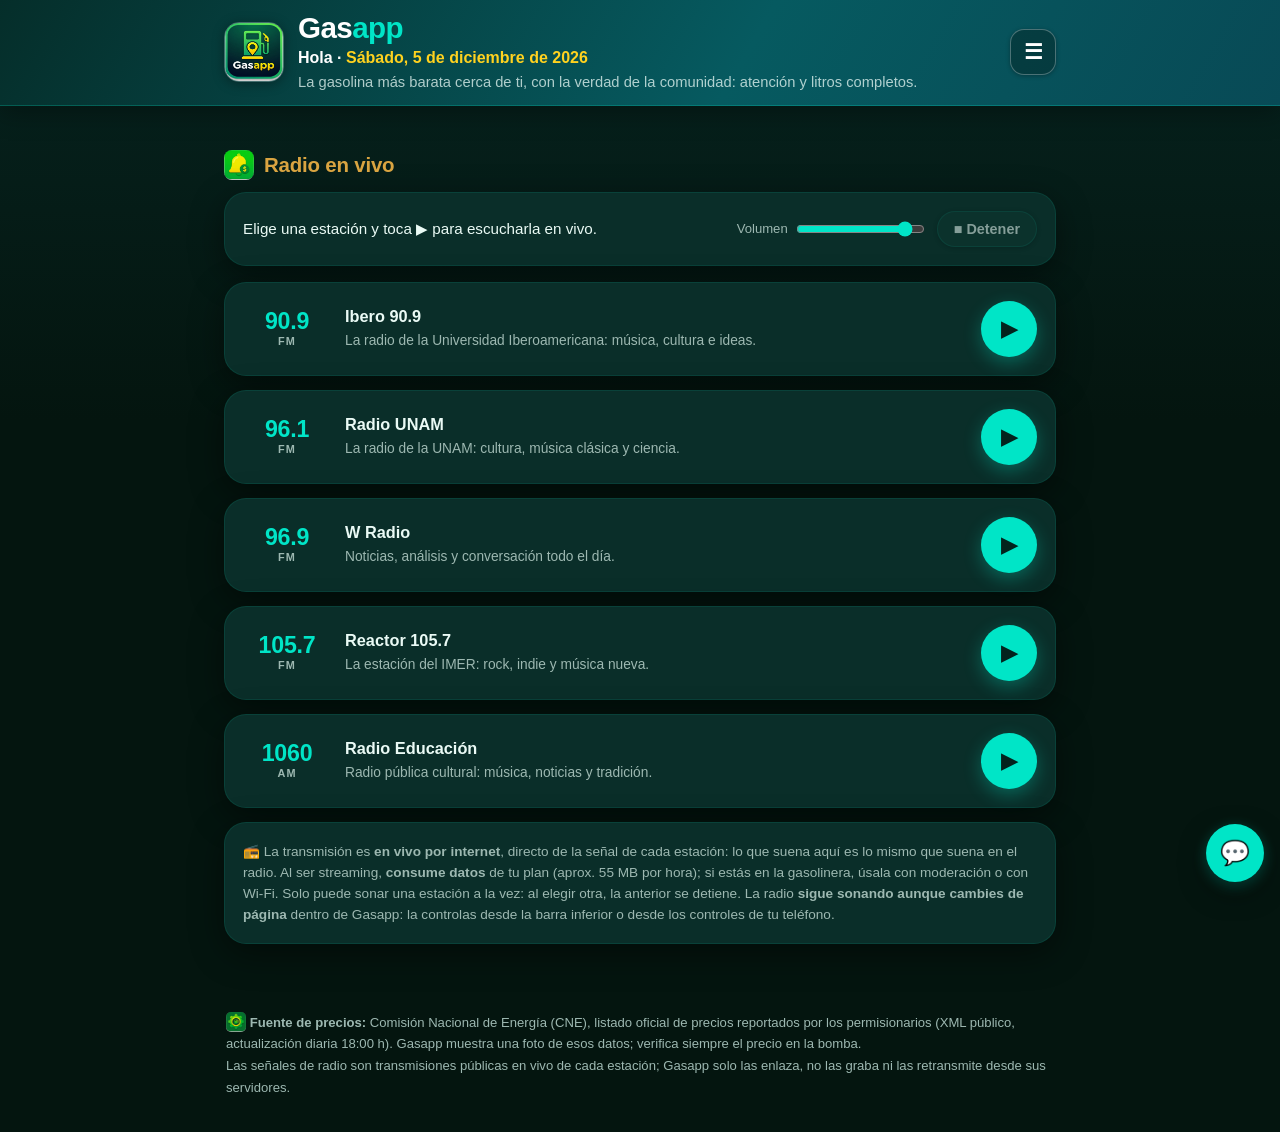
<file: radio.html>
<!DOCTYPE html>
<html lang="es">
<head>
<meta charset="UTF-8">
<meta name="viewport" content="width=device-width, initial-scale=1">
<title>Radio en vivo — Gasapp</title>
<meta name="description" content="Radio en vivo en Gasapp: escucha estaciones de la Ciudad de México mientras cargas gasolina o manejas.">
<link rel="icon" type="image/png" href="assets/logo-gasapp.png">
<link rel="apple-touch-icon" href="assets/icon-192.png">
<link rel="manifest" href="manifest.json">
<meta name="theme-color" content="#04150f">
<link rel="stylesheet" href="estilos.css">
</head>
<body>
<header>
  <a class="marca" href="index.html" aria-label="Gasapp — ir al inicio">
    <img class="logo" src="assets/logo-gasapp.png" alt="Logo de Gasapp">
    <div>
      <h1><span class="gas">Gas</span><span class="app">app</span></h1>
      <p class="saludo">Hola · <span class="fecha-hoy"></span></p>
      <p>La gasolina más barata cerca de ti, con la verdad de la comunidad: atención y litros completos.</p>
    </div>
  </a>
  <button class="btn-menu" id="btnMenu" aria-label="Abrir el menú de navegación" aria-haspopup="true" aria-expanded="false" aria-controls="menuNav">☰</button>
  <nav class="menu" id="menuNav" aria-label="Navegación principal">
    <a href="index.html"><img src="assets/icono-favoritos.png" alt=""> Inicio</a>
    <a href="mapa.html"><img src="assets/icono-mapa.png" alt=""> Mapa</a>
    <a href="calculadora.html"><img src="assets/icono-estadisticas.png" alt=""> Calculadora</a>
    <a href="rendimiento.html"><img src="assets/icono-tiempo.png" alt=""> Rendimiento</a>
    <a href="radio.html"><img src="assets/icono-alertas.png" alt=""> Radio</a>
    <a href="acerca.html"><img src="assets/icono-comunidad.png" alt=""> Cómo funciona</a>
    <button type="button" class="btn-instalar">📲 Descargar la app</button>
  </nav>
</header>
<main>
  <div class="titulo-seccion"><img src="assets/icono-alertas.png" alt=""> Radio en vivo</div>

  <section class="panel">
    <div class="barra-player">
      <span class="sonando-txt" id="estadoRadio">Elige una estación y toca ▶ para escucharla en vivo.</span>
      <label>Volumen <input type="range" id="volumen" min="0" max="1" step="0.05" value="0.9" aria-label="Volumen del reproductor"></label>
      <button type="button" id="btnDetener" disabled>■ Detener</button>
    </div>
  </section>

  <article class="tarjeta-est tarjeta-radio" data-estacion="0">
    <div class="radio-frec">90.9<small>FM</small></div>
    <div class="radio-info">
      <div class="radio-nombre">Ibero 90.9 <span class="en-vivo">EN VIVO</span></div>
      <p class="radio-desc">La radio de la Universidad Iberoamericana: música, cultura e ideas.</p>
    </div>
    <button type="button" class="btn-play" data-i="0" aria-label="Escuchar Ibero 90.9">▶</button>
  </article>

  <article class="tarjeta-est tarjeta-radio" data-estacion="1">
    <div class="radio-frec">96.1<small>FM</small></div>
    <div class="radio-info">
      <div class="radio-nombre">Radio UNAM <span class="en-vivo">EN VIVO</span></div>
      <p class="radio-desc">La radio de la UNAM: cultura, música clásica y ciencia.</p>
    </div>
    <button type="button" class="btn-play" data-i="1" aria-label="Escuchar Radio UNAM">▶</button>
  </article>

  <article class="tarjeta-est tarjeta-radio" data-estacion="2">
    <div class="radio-frec">96.9<small>FM</small></div>
    <div class="radio-info">
      <div class="radio-nombre">W Radio <span class="en-vivo">EN VIVO</span></div>
      <p class="radio-desc">Noticias, análisis y conversación todo el día.</p>
    </div>
    <button type="button" class="btn-play" data-i="2" aria-label="Escuchar W Radio">▶</button>
  </article>

  <article class="tarjeta-est tarjeta-radio" data-estacion="3">
    <div class="radio-frec">105.7<small>FM</small></div>
    <div class="radio-info">
      <div class="radio-nombre">Reactor 105.7 <span class="en-vivo">EN VIVO</span></div>
      <p class="radio-desc">La estación del IMER: rock, indie y música nueva.</p>
    </div>
    <button type="button" class="btn-play" data-i="3" aria-label="Escuchar Reactor 105.7">▶</button>
  </article>

  <article class="tarjeta-est tarjeta-radio" data-estacion="4">
    <div class="radio-frec">1060<small>AM</small></div>
    <div class="radio-info">
      <div class="radio-nombre">Radio Educación <span class="en-vivo">EN VIVO</span></div>
      <p class="radio-desc">Radio pública cultural: música, noticias y tradición.</p>
    </div>
    <button type="button" class="btn-play" data-i="4" aria-label="Escuchar Radio Educación">▶</button>
  </article>

  <section class="panel">
    <p class="nota-radio">📻 La transmisión es <strong>en vivo por internet</strong>, directo de la señal de cada estación: lo que suena aquí es lo mismo que suena en el radio. Al ser streaming, <strong>consume datos</strong> de tu plan (aprox. 55 MB por hora); si estás en la gasolinera, úsala con moderación o con Wi-Fi. Solo puede sonar una estación a la vez: al elegir otra, la anterior se detiene. La radio <strong>sigue sonando aunque cambies de página</strong> dentro de Gasapp: la controlas desde la barra inferior o desde los controles de tu teléfono.</p>
  </section>

</main>

<footer>
  <p><img src="assets/icono-ajustes.png" alt=""> <strong>Fuente de precios:</strong> Comisión Nacional de Energía (CNE), listado oficial de precios reportados por los permisionarios (XML público, actualización diaria 18:00 h). Gasapp muestra una foto de esos datos; verifica siempre el precio en la bomba.</p>
  <p>Las señales de radio son transmisiones públicas en vivo de cada estación; Gasapp solo las enlaza, no las graba ni las retransmite desde sus servidores.</p>
</footer>
<script src="datos.js"></script>
<script src="app.js"></script>
<script>
"use strict";
/* ---------- Radio en vivo: las tarjetas controlan el reproductor
   COMPARTIDO de app.js (un solo <audio> para toda la app). El estado
   se pinta desde radioInfo(); app.js llama a radioPintarPagina()
   cada vez que algo cambia, también al cambiar de página. ---------- */
const estado = document.getElementById("estadoRadio");
const btnDetener = document.getElementById("btnDetener");
const volumen = document.getElementById("volumen");
const botones = Array.from(document.querySelectorAll(".btn-play"));
const tarjetas = Array.from(document.querySelectorAll(".tarjeta-radio"));

window.radioPintarPagina = function () {
  const info = radioInfo();
  botones.forEach((b, i) => {
    const suena = i === info.idx && info.sonando;
    b.textContent = suena ? "⏸" : "▶";
    b.setAttribute("aria-label", (suena ? "Pausar " : "Escuchar ") + ESTACIONES_RADIO[i].nombre);
  });
  tarjetas.forEach((t, i) => t.classList.toggle("sonando", i === info.idx && info.sonando));
  btnDetener.disabled = info.idx === -1;
  if (document.activeElement !== volumen) volumen.value = info.volumen;
  if (info.idx === -1) {
    estado.textContent = "Elige una estación y toca ▶ para escucharla en vivo.";
  } else if (info.error) {
    estado.textContent = "La señal de " + ESTACIONES_RADIO[info.idx].nombre + " no respondió; inténtalo de nuevo en un momento.";
  } else if (info.sonando) {
    estado.innerHTML = "Sonando en vivo: <strong>" + esc(ESTACIONES_RADIO[info.idx].nombre) + "</strong>. Sigue sonando aunque cambies de página; contrólala desde la barra inferior.";
  } else if (info.bloqueada) {
    estado.innerHTML = "En pausa: <strong>" + esc(ESTACIONES_RADIO[info.idx].nombre) + "</strong>. Toca ▶ para seguir escuchando (el navegador no reanudó el audio automáticamente).";
  } else {
    estado.innerHTML = "En pausa: <strong>" + esc(ESTACIONES_RADIO[info.idx].nombre) + "</strong>";
  }
};
botones.forEach((b, i) => b.addEventListener("click", () => radioReproducir(i)));
btnDetener.addEventListener("click", radioDetener);
volumen.addEventListener("input", ev => radioFijarVolumen(parseFloat(ev.target.value)));
radioPintar();
</script>
</body>
</html>
</file>
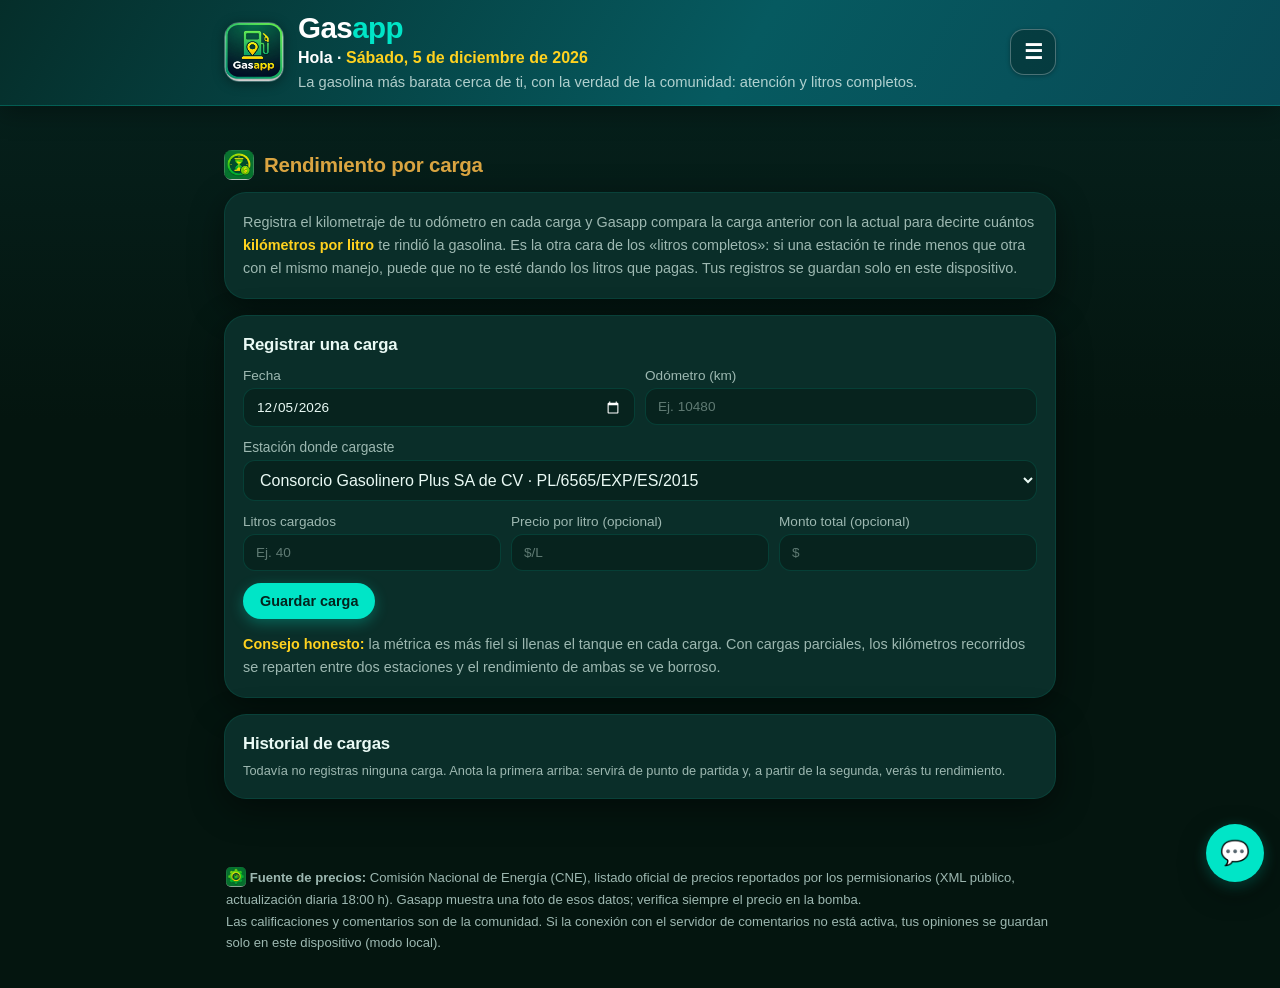
<file: rendimiento.html>
<!DOCTYPE html>
<html lang="es">
<head>
<meta charset="UTF-8">
<meta name="viewport" content="width=device-width, initial-scale=1">
<title>Rendimiento por carga — Gasapp</title>
<meta name="description" content="Registra el kilometraje de tu odómetro en cada carga y descubre cuántos kilómetros por litro te rinde la gasolina de cada estación.">
<link rel="icon" type="image/png" href="assets/logo-gasapp.png">
<link rel="apple-touch-icon" href="assets/icon-192.png">
<link rel="manifest" href="manifest.json">
<meta name="theme-color" content="#04150f">
<link rel="stylesheet" href="estilos.css">
</head>
<body>
<header>
  <a class="marca" href="index.html" aria-label="Gasapp — ir al inicio">
    <img class="logo" src="assets/logo-gasapp.png" alt="Logo de Gasapp">
    <div>
      <h1><span class="gas">Gas</span><span class="app">app</span></h1>
      <p class="saludo">Hola · <span class="fecha-hoy"></span></p>
      <p>La gasolina más barata cerca de ti, con la verdad de la comunidad: atención y litros completos.</p>
    </div>
  </a>
  <button class="btn-menu" id="btnMenu" aria-label="Abrir el menú de navegación" aria-haspopup="true" aria-expanded="false" aria-controls="menuNav">☰</button>
  <nav class="menu" id="menuNav" aria-label="Navegación principal">
    <a href="index.html"><img src="assets/icono-favoritos.png" alt=""> Inicio</a>
    <a href="mapa.html"><img src="assets/icono-mapa.png" alt=""> Mapa</a>
    <a href="calculadora.html"><img src="assets/icono-estadisticas.png" alt=""> Calculadora</a>
    <a href="rendimiento.html"><img src="assets/icono-tiempo.png" alt=""> Rendimiento</a>
    <a href="radio.html"><img src="assets/icono-alertas.png" alt=""> Radio</a>
    <a href="acerca.html"><img src="assets/icono-comunidad.png" alt=""> Cómo funciona</a>
    <button type="button" class="btn-instalar">📲 Descargar la app</button>
  </nav>
</header>
<main>
  <div class="titulo-seccion"><img src="assets/icono-tiempo.png" alt=""> Rendimiento por carga</div>

  <section class="panel">
    <p class="consejo">Registra el kilometraje de tu odómetro en cada carga y Gasapp compara la carga anterior con la actual para decirte cuántos <strong>kilómetros por litro</strong> te rindió la gasolina. Es la otra cara de los «litros completos»: si una estación te rinde menos que otra con el mismo manejo, puede que no te esté dando los litros que pagas. Tus registros se guardan solo en este dispositivo.</p>
  </section>

  <section class="panel">
    <div class="est-nombre">Registrar una carga</div>
    <form id="formCarga" novalidate>
      <div class="calc-grid" style="margin-top:12px;">
        <label>Fecha
          <input type="date" id="rFecha">
        </label>
        <label>Odómetro (km)
          <input type="number" id="rOdometro" min="0" step="1" inputmode="numeric" placeholder="Ej. 10480">
        </label>
      </div>
      <div class="campo">
        <label for="rEstacion">Estación donde cargaste</label>
        <select id="rEstacion"></select>
      </div>
      <div class="calc-grid" style="margin-top:13px;">
        <label>Litros cargados
          <input type="number" id="rLitros" min="0" step="0.01" inputmode="decimal" placeholder="Ej. 40">
        </label>
        <label>Precio por litro (opcional)
          <input type="number" id="rPrecio" min="0" step="0.01" inputmode="decimal" placeholder="$/L">
        </label>
        <label>Monto total (opcional)
          <input type="number" id="rMonto" min="0" step="0.01" inputmode="decimal" placeholder="$">
        </label>
      </div>
      <p class="reg-meta" id="hintOdo" style="margin-top:10px;"></p>
      <div class="fila" style="margin-top:12px;">
        <button type="submit" class="destacado">Guardar carga</button>
      </div>
      <div class="aviso" id="rAviso" role="alert"></div>
    </form>
    <p class="consejo" style="margin-top:14px;"><strong>Consejo honesto:</strong> la métrica es más fiel si llenas el tanque en cada carga. Con cargas parciales, los kilómetros recorridos se reparten entre dos estaciones y el rendimiento de ambas se ve borroso.</p>
  </section>

  <section class="panel" id="panelResumen" hidden>
    <div class="est-nombre">Tu resumen</div>
    <div class="resumen" id="resumen" style="margin-top:12px;"></div>
  </section>

  <section class="panel" id="panelEstaciones" hidden>
    <div class="est-nombre">Promedio por estación</div>
    <p class="reg-meta" style="margin-top:4px;">Qué estación te rinde más, según tus propias cargas. El rendimiento de cada carga se atribuye a la estación donde la cargaste.</p>
    <div id="porEstacion" style="margin-top:6px;"></div>
  </section>

  <section class="panel">
    <div class="est-nombre">Historial de cargas</div>
    <div id="historial" style="margin-top:6px;"></div>
  </section>
</main>

<footer>
  <p><img src="assets/icono-ajustes.png" alt=""> <strong>Fuente de precios:</strong> Comisión Nacional de Energía (CNE), listado oficial de precios reportados por los permisionarios (XML público, actualización diaria 18:00 h). Gasapp muestra una foto de esos datos; verifica siempre el precio en la bomba.</p>
  <p>Las calificaciones y comentarios son de la comunidad. Si la conexión con el servidor de comentarios no está activa, tus opiniones se guardan solo en este dispositivo (modo local).</p>
</footer>
<script src="datos.js"></script>
<script src="app.js"></script>
<script>
"use strict";
/* ---------- Calculadora de rendimiento por carga ----------
   Cada registro guarda el odómetro al cargar. El rendimiento de una
   carga = km recorridos desde la carga anterior ÷ litros de esta carga.
   Todo vive en localStorage: es la bitácora personal del conductor. */
const REND_KEY = "gasapp_rendimiento";

function leerRegistros() {
  try {
    const arr = JSON.parse(localStorage.getItem(REND_KEY) || "[]");
    return Array.isArray(arr) ? arr : [];
  } catch (e) { return []; }
}
function guardarRegistros(arr) {
  try { localStorage.setItem(REND_KEY, JSON.stringify(arr)); } catch (e) { /* sin almacenamiento */ }
}
function nombreUnico(est) {
  const repetido = ESTACIONES.some(e => e.id !== est.id && e.nombre === est.nombre);
  return repetido ? est.nombre + " · " + est.permiso : est.nombre;
}
function fmtKm(n) { return n.toLocaleString("es-MX", { maximumFractionDigits: 0 }); }
function fmtFecha(f) {
  const p = String(f || "").split("-").map(Number);
  if (p.length !== 3 || !p[0]) return esc(f || "");
  return new Date(p[0], p[1] - 1, p[2]).toLocaleDateString("es-MX", { day: "numeric", month: "short", year: "numeric" });
}
/* Ordena por odómetro y adjunta a cada carga sus km recorridos y su rendimiento. */
function conRendimiento(regs) {
  const ord = [...regs].sort((a, b) => a.odometro - b.odometro);
  return ord.map((r, i) => {
    if (i === 0) return { ...r, kmRec: null, rend: null };
    const kmRec = r.odometro - ord[i - 1].odometro;
    return { ...r, kmRec, rend: (kmRec > 0 && r.litros > 0) ? kmRec / r.litros : null };
  });
}
function mostrarAviso(tipo, texto) {
  const a = $("#rAviso");
  a.className = "aviso " + tipo;
  a.textContent = texto;
}

/* ---------- Formulario ---------- */
function llenarEstaciones() {
  const sel = $("#rEstacion");
  sel.innerHTML = "";
  ESTACIONES.forEach(e => {
    const op = document.createElement("option");
    op.value = e.id;
    op.textContent = nombreUnico(e);
    sel.appendChild(op);
  });
  const otra = document.createElement("option");
  otra.value = "otra";
  otra.textContent = "Otra estación";
  sel.appendChild(otra);
}
function fechaHoy() {
  const h = new Date();
  return h.getFullYear() + "-" + String(h.getMonth() + 1).padStart(2, "0") + "-" + String(h.getDate()).padStart(2, "0");
}

function alGuardar(ev) {
  ev.preventDefault();
  const regs = leerRegistros();
  const fecha = $("#rFecha").value;
  const odo = parseFloat($("#rOdometro").value);
  const litros = parseFloat($("#rLitros").value);
  const precioTxt = $("#rPrecio").value.trim();
  const montoTxt = $("#rMonto").value.trim();
  const precio = precioTxt === "" ? null : parseFloat(precioTxt);
  const monto = montoTxt === "" ? null : parseFloat(montoTxt);

  if (!fecha) { mostrarAviso("error", "Elige la fecha de la carga."); return; }
  if (isNaN(odo) || odo <= 0) { mostrarAviso("error", "Anota el kilometraje de tu odómetro: debe ser un número mayor que cero."); return; }
  if (isNaN(litros) || litros <= 0) { mostrarAviso("error", "Los litros cargados deben ser mayores que cero."); return; }
  if ((precio !== null && (isNaN(precio) || precio < 0)) || (monto !== null && (isNaN(monto) || monto < 0))) {
    mostrarAviso("error", "El precio por litro y el monto total no pueden ser negativos."); return;
  }
  if (regs.length) {
    const maxOdo = Math.max(...regs.map(r => r.odometro));
    if (odo <= maxOdo) {
      mostrarAviso("error", "El odómetro (" + fmtKm(odo) + " km) debe ser mayor que el de tu última carga (" +
        fmtKm(maxOdo) + " km). Revisa el número; si era la misma carga, bórrala primero del historial.");
      return;
    }
  }

  const sel = $("#rEstacion");
  const estId = sel.value;
  const estNombre = estId === "otra" ? "Otra estación" : nombreUnico(estacionPorId(estId) || { id: estId, nombre: sel.options[sel.selectedIndex].textContent, permiso: "" });
  const nuevo = {
    id: String(Date.now()) + "-" + Math.floor(Math.random() * 1e6),
    fecha, estacionId: estId, estacionNombre: estNombre,
    odometro: odo, litros, precio, monto
  };
  regs.push(nuevo);
  guardarRegistros(regs);

  $("#rOdometro").value = "";
  $("#rLitros").value = "";
  $("#rPrecio").value = "";
  $("#rMonto").value = "";
  renderTodo();

  const mio = conRendimiento(regs).find(r => r.id === nuevo.id);
  if (mio && mio.rend !== null) {
    mostrarAviso("ok", "Carga registrada: recorriste " + fmtKm(mio.kmRec) + " km desde la carga anterior y te rindió " + mio.rend.toFixed(1) + " km/L.");
  } else {
    mostrarAviso("ok", "Carga registrada. Es tu punto de partida: con la siguiente carga verás tu primer rendimiento.");
  }
}

/* ---------- Pintado ---------- */
function renderResumen(med) {
  const panel = $("#panelResumen");
  if (!med.length) { panel.hidden = true; return; }
  panel.hidden = false;
  const kmTot = med.reduce((s, r) => s + r.kmRec, 0);
  const litTot = med.reduce((s, r) => s + r.litros, 0);
  const prom = kmTot / litTot;
  const mejor = med.reduce((a, b) => (b.rend > a.rend ? b : a));
  const peor = med.reduce((a, b) => (b.rend < a.rend ? b : a));
  $("#resumen").innerHTML =
    `<div class="res"><div class="res-tipo">Promedio general</div><div class="res-valor">${prom.toFixed(1)} <small>km/L</small></div><div class="res-det">${fmtKm(kmTot)} km con ${litTot.toFixed(1)} L medidos</div></div>` +
    `<div class="res"><div class="res-tipo">Mejor carga</div><div class="res-valor">${mejor.rend.toFixed(1)} <small>km/L</small></div><div class="res-det">${esc(mejor.estacionNombre)} · ${fmtFecha(mejor.fecha)}</div></div>` +
    `<div class="res"><div class="res-tipo">Peor carga</div><div class="res-valor">${peor.rend.toFixed(1)} <small>km/L</small></div><div class="res-det">${esc(peor.estacionNombre)} · ${fmtFecha(peor.fecha)}</div></div>`;
}
function renderEstaciones(med) {
  const panel = $("#panelEstaciones");
  const grupos = new Map();
  med.forEach(r => {
    const g = grupos.get(r.estacionId) || { nombre: r.estacionNombre, km: 0, litros: 0, n: 0 };
    g.km += r.kmRec; g.litros += r.litros; g.n++;
    grupos.set(r.estacionId, g);
  });
  const lista = [...grupos.values()].map(g => ({ ...g, prom: g.km / g.litros })).sort((a, b) => b.prom - a.prom);
  if (!lista.length) { panel.hidden = true; return; }
  panel.hidden = false;
  const max = lista[0].prom;
  $("#porEstacion").innerHTML = lista.map((g, i) =>
    `<div class="prom-fila">
      <div class="prom-info">
        <div class="prom-nombre">${i === 0 ? "★ " : ""}${esc(g.nombre)}</div>
        <div class="prom-meta">${g.n} carga(s) medida(s) · ${fmtKm(g.km)} km recorridos</div>
        <div class="prom-barra"><i style="width:${max > 0 ? Math.round(g.prom / max * 100) : 0}%"></i></div>
      </div>
      <div class="prom-valor">${g.prom.toFixed(1)}<small>km/L</small></div>
    </div>`).join("");
}
function renderHistorial(conR) {
  const cont = $("#historial");
  if (!conR.length) {
    cont.innerHTML = `<p class="reg-meta">Todavía no registras ninguna carga. Anota la primera arriba: servirá de punto de partida y, a partir de la segunda, verás tu rendimiento.</p>`;
    return;
  }
  cont.innerHTML = [...conR].reverse().map(r =>
    `<div class="reg-item">
      <div class="reg-info">
        <div class="reg-est">${esc(r.estacionNombre)}</div>
        <div class="reg-meta">${fmtFecha(r.fecha)} · Odómetro ${fmtKm(r.odometro)} km · ${r.litros} L` +
          (r.precio !== null && r.precio !== undefined ? ` · ${dinero(r.precio)}/L` : "") +
          (r.monto !== null && r.monto !== undefined ? ` · ${dinero(r.monto)}` : "") +
          (r.kmRec ? ` · ${fmtKm(r.kmRec)} km recorridos` : "") + `</div>
      </div>
      <div class="reg-rend">${r.rend !== null
        ? `<div class="num">${r.rend.toFixed(1)}</div><div class="km">km/L</div>`
        : `<div class="num sin">—</div><div class="km">carga inicial</div>`}</div>
      <button type="button" class="btn-borrar" data-borrar="${esc(r.id)}" aria-label="Borrar este registro">Borrar</button>
    </div>`).join("");
}
function renderHint(regs) {
  const el = $("#hintOdo");
  if (!regs.length) { el.textContent = ""; return; }
  const max = Math.max(...regs.map(r => r.odometro));
  el.textContent = "Tu última carga quedó en " + fmtKm(max) + " km: el odómetro nuevo debe ser mayor.";
}
function renderTodo() {
  const regs = leerRegistros();
  const conR = conRendimiento(regs);
  const med = conR.filter(r => r.rend !== null);
  renderResumen(med);
  renderEstaciones(med);
  renderHistorial(conR);
  renderHint(regs);
}

$("#formCarga").addEventListener("submit", alGuardar);
$("#historial").addEventListener("click", ev => {
  const btn = ev.target.closest("[data-borrar]");
  if (!btn) return;
  guardarRegistros(leerRegistros().filter(r => r.id !== btn.dataset.borrar));
  renderTodo();
  mostrarAviso("ok", "Registro borrado. Los rendimientos se recalcularon con las cargas que quedan.");
});
llenarEstaciones();
$("#rFecha").value = fechaHoy();
renderTodo();
</script>
</body>
</html>
</file>
<file: estilos.css>
:root{
    --fondo:#04150f;
    --fondo2:#06231f;
    --tarjeta:#0a2e29; --tarjeta2:#07231e;
    --verde:#00e5c7; --verde-oscuro:#5eead4; --verde-suave:#0a2e29;
    --tinte-verde:#0e3d35;
    --amarillo:#ffd21f; --amarillo2:#d9a441;
    --texto:#eafaf5; --texto2:#9db8b1;
    --borde:rgba(0,229,199,.16);
    --sombra:0 10px 34px rgba(0,0,0,.45);
    --sombra-suave:0 2px 12px rgba(0,0,0,.35);
  }
  *{box-sizing:border-box; margin:0; padding:0;}
  body{
    font-family:-apple-system,BlinkMacSystemFont,"SF Pro Display","SF Pro Text",Inter,"Segoe UI",Roboto,Helvetica,Arial,sans-serif;
    color:var(--texto);
    background:linear-gradient(180deg, var(--fondo2) 0, var(--fondo) 420px) fixed, var(--fondo);
    min-height:100vh;
    -webkit-font-smoothing:antialiased;
    text-rendering:optimizeLegibility;
  }
  ::selection{background:rgba(0,229,199,.28);}
  a{text-decoration:none; color:inherit;}
  header{
    position:sticky; top:0; z-index:40;
    display:flex; gap:14px; align-items:center;
    width:100%;
    padding:12px max(16px, calc((100% - 860px) / 2 + 14px));
    background:linear-gradient(120deg, #052e2a 0%, #065a60 58%, #084a56 100%);
    border-bottom:1px solid rgba(0,229,199,.25);
    box-shadow:0 6px 24px rgba(0,0,0,.35);
  }
  header img.logo{width:60px; height:60px; border-radius:15px; box-shadow:var(--sombra-suave); border:1px solid rgba(255,255,255,.25);}
  header h1{font-size:1.85rem; font-weight:700; letter-spacing:-.02em; line-height:1.1;}
  header h1 .gas{color:#ffffff;} header h1 .app{color:var(--verde);}
  header p{color:rgba(234,250,245,.75); font-size:.92rem; margin-top:3px; line-height:1.4;}
  header p.saludo{color:#ffffff; font-size:1rem; font-weight:600; margin-top:2px;}
  header p.saludo .fecha-hoy{color:var(--amarillo); font-weight:600;}
  main{max-width:860px; margin:0 auto; padding:22px 14px 48px;}
  .aviso-datos{
    background:rgba(217,164,65,.10); border:1px solid rgba(217,164,65,.35);
    color:#f2d492; border-radius:16px; padding:11px 14px; font-size:.85rem; line-height:1.5; margin-bottom:16px;
  }
  .panel{
    background:var(--tarjeta); border:1px solid rgba(0,229,199,.10);
    border-radius:22px; padding:18px; margin-bottom:16px;
    box-shadow:var(--sombra);
  }
  .fila{display:flex; flex-wrap:wrap; gap:8px; align-items:center;}
  .fila + .fila{margin-top:12px;}
  .etiqueta{font-size:.82rem; color:var(--texto2); width:100%; font-weight:500;}
  button{
    font:inherit; cursor:pointer; border-radius:999px; border:1px solid var(--borde);
    background:#0d362f; color:var(--texto); padding:9px 16px;
    display:inline-flex; align-items:center; gap:7px; font-size:.9rem; font-weight:600;
    box-shadow:0 1px 4px rgba(0,0,0,.3);
    transition:background .18s ease, box-shadow .18s ease, transform .18s ease;
  }
  button:hover{box-shadow:0 4px 14px rgba(0,0,0,.45);}
  button:active{transform:scale(.98);}
  button img{width:22px; height:22px; border-radius:6px;}
  button.activo{background:var(--verde); color:#03231d; border-color:transparent; font-weight:700; box-shadow:0 4px 14px rgba(0,229,199,.30);}
  button.destacado{background:var(--verde); color:#03231d; border-color:transparent; font-weight:700; box-shadow:0 4px 14px rgba(0,229,199,.30);}
  button:disabled{opacity:.55; cursor:default;}
  input[type="search"], input[type="number"], input[type="text"], input[type="date"], textarea{
    font:inherit; color:var(--texto); background:var(--tarjeta2);
    border:1px solid rgba(0,229,199,.14); border-radius:12px; padding:10px 12px; width:100%;
    transition:border-color .18s ease, box-shadow .18s ease, background .18s ease;
  }
  textarea{resize:vertical; min-height:64px;}
  input::placeholder, textarea::placeholder{color:#5f7a73;}
  input:focus, textarea:focus{outline:none; background:#0a2e29; border-color:rgba(0,229,199,.5); box-shadow:0 0 0 4px rgba(0,229,199,.15);}
  input[type="range"]{accent-color:var(--verde); cursor:pointer;}
  .buscador{display:flex; gap:8px; align-items:center; flex:1; min-width:200px;}
  .buscador img{width:30px; height:30px; border-radius:8px;}
  .calc-grid{display:flex; flex-wrap:wrap; gap:10px;}
  .calc-grid label{flex:1; min-width:130px; font-size:.85rem; color:var(--texto2); font-weight:500;}
  .calc-grid input{margin-top:5px;}
  .calc-res{margin-top:13px; font-size:.95rem; line-height:1.6; color:var(--texto);}
  .calc-res strong{color:var(--verde);}
  .titulo-seccion{display:flex; align-items:center; gap:10px; font-size:1.28rem; font-weight:700; letter-spacing:-.01em; margin:22px 0 12px; color:var(--amarillo2);}
  .titulo-seccion img{width:30px; height:30px; border-radius:8px;}
  .tarjeta-est{
    background:var(--tarjeta); border:1px solid rgba(0,229,199,.10); border-radius:22px;
    padding:18px; margin-bottom:14px;
    box-shadow:var(--sombra);
  }
  .tarjeta-est.mejor{border-color:rgba(255,210,31,.8); box-shadow:0 0 0 1px rgba(255,210,31,.55) inset, 0 8px 30px rgba(201,147,10,.18);}
  .est-top{display:flex; justify-content:space-between; gap:10px; align-items:flex-start;}
  .est-nombre{font-weight:600; font-size:1.05rem; letter-spacing:-.01em; line-height:1.3;}
  .est-meta{color:var(--texto2); font-size:.82rem; margin-top:3px; line-height:1.45;}
  .insignia{
    background:linear-gradient(180deg, #ffd21f, #f5b921); color:#4a3800; font-weight:700; font-size:.7rem; letter-spacing:.04em;
    padding:5px 10px; border-radius:999px; white-space:nowrap; border:1px solid rgba(255,210,31,.5);
  }
  .precios{display:flex; gap:10px; margin-top:14px; flex-wrap:wrap;}
  .precio{
    flex:1; min-width:96px; background:var(--tarjeta2); border:1px solid rgba(0,229,199,.08);
    border-radius:16px; padding:10px; text-align:center;
  }
  .precio .tipo{font-size:.72rem; font-weight:600; color:var(--texto2); text-transform:uppercase; letter-spacing:.07em;}
  .precio .valor{font-size:1.35rem; font-weight:700; letter-spacing:-.01em; margin-top:3px; color:var(--verde);}
  .precio.sel{border-color:rgba(0,229,199,.45); background:var(--tinte-verde);}
  .precio.sel .valor{color:var(--verde);}
  .precio.sin{opacity:.45;}
  .est-acciones{display:flex; flex-wrap:wrap; gap:8px; margin-top:13px; align-items:center;}
  .calif{font-size:.88rem; font-weight:600; color:#f5b921;}
  .calif small{color:var(--texto2); font-weight:400;}
  .sin-calif{font-size:.85rem; color:var(--texto2);}
  /* Estrellas gráficas de un promedio (pintarEstrellas) */
  .estrellas-ver{display:inline-flex; gap:1px; font-size:.95rem; line-height:1; vertical-align:-1px;}
  .estrellas-ver .est{color:#27544b;}
  .estrellas-ver .est.llena{color:#ffb340;}
  .estrellas-ver .est.media{
    background:linear-gradient(90deg,#ffb340 50%,#27544b 50%);
    -webkit-background-clip:text; background-clip:text; color:transparent;
  }
  /* Sección «Valoración» del detalle de estación */
  .valoracion-fila{display:flex; align-items:center; gap:10px; margin-top:9px; font-size:.95rem; flex-wrap:wrap;}
  .valoracion-fila .valoracion-criterio{min-width:132px; color:var(--texto2); font-weight:500;}
  .valoracion-fila .estrellas-ver{font-size:1.18rem;}
  .valoracion-fila strong{color:#f5b921;}
  /* Modal de detalle */
  #velo{
    position:fixed; inset:0; background:rgba(0,0,0,.62); z-index:50;
    -webkit-backdrop-filter:blur(6px); backdrop-filter:blur(6px);
    display:none; overflow-y:auto; padding:22px 10px;
  }
  #velo.abierto{display:block;}
  .detalle{
    background:var(--tarjeta); border:1px solid rgba(0,229,199,.14); border-radius:24px;
    max-width:640px; margin:0 auto; padding:24px; color:var(--texto);
    box-shadow:0 24px 70px rgba(0,0,0,.55);
  }
  .detalle h2{font-size:1.45rem; font-weight:700; letter-spacing:-.01em; line-height:1.25;}
  .cerrar{float:right;}
  .afluencia{display:flex; align-items:flex-end; gap:3px; height:90px; margin:10px 0 4px;}
  .afluencia .barra{
    flex:1; background:#0bbf8f; border-radius:5px 5px 0 0; min-height:4px; position:relative;
  }
  .afluencia .barra.pico{background:var(--amarillo);}
  .afluencia .barra.ahora{outline:2px solid var(--amarillo); outline-offset:1px;}
  .horas{display:flex; justify-content:space-between; font-size:.68rem; color:var(--texto2);}
  .comentario{border-top:1px solid rgba(0,229,199,.10); padding:12px 0;}
  .comentario .quien{font-weight:600; font-size:.9rem;}
  .comentario .cuando{color:var(--texto2); font-size:.78rem; font-weight:400;}
  .comentario p{font-size:.92rem; margin-top:3px; line-height:1.5;}
  .estrellas{display:inline-flex; gap:2px;}
  .estrellas button{
    background:none; border:none; box-shadow:none; padding:2px; font-size:1.45rem; color:#27544b; line-height:1;
  }
  .estrellas button:hover{box-shadow:none; transform:none;}
  .estrellas button.on{color:#ffb340;}
  .campo{margin-top:13px;}
  .campo label{display:block; font-size:.86rem; color:var(--texto2); font-weight:500; margin-bottom:5px;}
  .aviso{border-radius:12px; padding:10px 12px; font-size:.88rem; margin-top:12px; display:none; line-height:1.45;}
  .aviso.error{display:block; background:rgba(164,38,44,.16); border:1px solid rgba(240,150,150,.35); color:#ffb4b8;}
  .aviso.ok{display:block; background:rgba(0,229,199,.10); border:1px solid rgba(0,229,199,.35); color:#7ef0dd;}
  footer{max-width:860px; margin:0 auto; padding:4px 16px 34px; color:var(--texto2); font-size:.82rem; line-height:1.65;}
  footer img{width:20px; height:20px; border-radius:5px; vertical-align:-5px;}
  @media (max-width:520px){
    header{padding:10px 14px;}
    header h1{font-size:1.5rem;}
    header img.logo{width:50px;height:50px; border-radius:13px;}
    header p{font-size:.85rem;}
    main{padding-top:16px;}
    .panel{padding:15px;}
    .tarjeta-est{padding:15px;}
    .detalle{padding:18px;}
    .titulo-seccion{font-size:1.15rem;}
  }

  /* ===== Encabezado compartido y menú desplegable ===== */
  .marca{display:flex; gap:14px; align-items:center; flex:1; min-width:0;}
  .btn-menu{
    flex:none; width:46px; height:46px; padding:0; justify-content:center;
    font-size:1.3rem; line-height:1; border-radius:14px;
    background:rgba(4,21,15,.35); color:#ffffff; border:1px solid rgba(255,255,255,.28);
  }
  .menu{
    position:absolute; top:calc(100% + 8px);
    right:max(14px, calc((100% - 860px) / 2 + 14px));
    background:#0a2e29; border:1px solid rgba(0,229,199,.18); border-radius:18px;
    box-shadow:0 18px 50px rgba(0,0,0,.55);
    padding:8px; min-width:220px; z-index:60;
    display:flex; flex-direction:column; gap:2px;
    opacity:0; visibility:hidden; transform:translateY(-6px);
    transition:opacity .18s ease, transform .18s ease, visibility .18s;
  }
  .menu.abierto{opacity:1; visibility:visible; transform:translateY(0);}
  .menu a{
    padding:11px 14px; border-radius:12px; font-weight:600; font-size:.95rem; color:var(--texto);
    display:flex; align-items:center; gap:10px;
  }
  .menu a img{width:24px; height:24px; border-radius:7px;}
  .menu a:hover{background:var(--tinte-verde);}
  .menu a.activo{background:var(--tinte-verde); color:var(--verde);}
  /* Enlaces con apariencia de botón */
  a.boton{
    font:inherit; cursor:pointer; border-radius:999px; border:1px solid var(--borde);
    background:#0d362f; color:var(--texto); padding:9px 16px;
    display:inline-flex; align-items:center; gap:7px; font-size:.9rem; font-weight:600;
    box-shadow:0 1px 4px rgba(0,0,0,.3);
    transition:background .18s ease, box-shadow .18s ease, transform .18s ease;
  }
  a.boton:hover{box-shadow:0 4px 14px rgba(0,0,0,.45);}
  a.boton:active{transform:scale(.98);}
  a.boton img{width:22px; height:22px; border-radius:6px;}
  a.boton.destacado{background:var(--verde); color:#03231d; border-color:transparent; font-weight:700; box-shadow:0 4px 14px rgba(0,229,199,.30);}
  select{
    font:inherit; color:var(--texto); background:var(--tarjeta2);
    border:1px solid rgba(0,229,199,.14); border-radius:12px; padding:10px 12px; width:100%;
  }
  select:focus{outline:none; background:#0a2e29; border-color:rgba(0,229,199,.5); box-shadow:0 0 0 4px rgba(0,229,199,.15);}
  /* ===== Mapa (Leaflet) ===== */
  #mapa{
    height:68vh; min-height:380px; border-radius:22px; overflow:hidden;
    border:1px solid rgba(0,229,199,.12); box-shadow:var(--sombra);
    position:relative; z-index:0; background:#07231e;
  }
  .marcador-precio{
    background:var(--verde); color:#03231d; font-weight:700; font-size:.78rem;
    border-radius:999px; padding:4px 9px; border:2px solid #eafaf5;
    box-shadow:0 3px 10px rgba(0,0,0,.4); white-space:nowrap; text-align:center;
  }
  .marcador-precio.mejor{background:var(--amarillo); color:#4a3800;}
  /* Marca «Estás aquí»: punto azul con anillo pulsante */
  .punto-usuario{position:relative; width:22px; height:22px;}
  .punto-usuario-centro{
    position:absolute; left:50%; top:50%; width:14px; height:14px; margin:-7px 0 0 -7px;
    background:#1a73e8; border:2.5px solid #fff; border-radius:50%;
    box-shadow:0 1px 6px rgba(0,0,0,.45);
  }
  .punto-usuario-anillo{
    position:absolute; left:50%; top:50%; width:14px; height:14px; margin:-7px 0 0 -7px;
    border-radius:50%; background:rgba(26,115,232,.45);
    animation:pulso-usuario 2s ease-out infinite;
  }
  @keyframes pulso-usuario{
    0%{transform:scale(1); opacity:.8;}
    70%{transform:scale(3.2); opacity:0;}
    100%{transform:scale(3.2); opacity:0;}
  }
  .leaflet-popup-content-wrapper{background:#0a2e29; color:var(--texto); border-radius:14px; box-shadow:0 14px 40px rgba(0,0,0,.5);}
  .leaflet-popup-tip{background:#0a2e29;}
  .leaflet-popup-content{font-family:inherit; font-size:.9rem; line-height:1.45;}
  .leaflet-popup-content .pop-nombre{font-weight:700; font-size:.95rem;}
  .leaflet-popup-content .pop-precio{color:var(--verde); font-weight:700;}
  .leaflet-popup-content a{color:var(--verde);}
  .leaflet-bar a{background:#0a2e29; color:var(--texto); border-color:rgba(0,229,199,.2);}
  .leaflet-bar a:hover{background:var(--tinte-verde);}
  .leaflet-container .leaflet-control-attribution{background:rgba(10,46,41,.85); color:#9db8b1;}
  .leaflet-container .leaflet-control-attribution a{color:#9db8b1;}
  .ruta-info{font-size:.95rem; line-height:1.6;}
  .ruta-info strong{color:var(--verde);}
  /* ===== Detalle de estación (página) ===== */
  .detalle-pag h2{font-size:1.55rem; font-weight:700; letter-spacing:-.01em; line-height:1.25;}
  .pasos{display:grid; gap:12px;}
  .paso{display:flex; gap:12px; align-items:flex-start;}
  .paso img{width:40px; height:40px; border-radius:11px; flex:none;}
  .paso strong{display:block; font-size:.98rem;}
  .paso span{color:var(--texto2); font-size:.9rem; line-height:1.5;}
  @media (max-width:520px){
    .menu{left:14px; right:14px; min-width:0;}
    #mapa{height:60vh;}
  }
  /* ===== PWA: botón de instalación y hoja de instrucciones ===== */
  .menu button{
    font:inherit; text-align:left; background:none; border:none; box-shadow:none;
    padding:11px 14px; border-radius:12px; font-weight:600; font-size:.95rem;
    display:flex; align-items:center; gap:10px; width:100%; color:var(--verde);
  }
  .menu button:hover{background:var(--tinte-verde); box-shadow:none;}
  .menu button:active{transform:none;}
  .hoja-instalar{
    position:fixed; left:14px; right:14px; bottom:14px; z-index:90;
    max-width:560px; margin:0 auto;
    background:#0a2e29; border:1px solid rgba(0,229,199,.18); border-radius:22px;
    box-shadow:0 24px 70px rgba(0,0,0,.6); color:var(--texto);
    padding:20px; display:none;
  }
  .hoja-instalar.visible{display:block;}
  .hoja-titulo{font-size:1.15rem; font-weight:700; letter-spacing:-.01em; margin-bottom:8px;}
  .hoja-texto{font-size:.93rem; line-height:1.6; color:var(--texto); margin-bottom:14px;}

  /* ===== Inicio estilo App CDMX: héroe con medidores ===== */
  .heroe{
    background:linear-gradient(150deg, #0c3a33 0%, #0a2e29 55%, #06231f 100%);
    border:1px solid rgba(0,229,199,.16); border-radius:28px;
    padding:20px 18px 22px; margin-bottom:18px;
    box-shadow:var(--sombra);
  }
  .heroe-titulo{
    text-align:center; color:var(--amarillo2); font-weight:700;
    font-size:.95rem; letter-spacing:.14em; text-transform:uppercase;
  }
  .medidores{display:grid; grid-template-columns:repeat(4, 1fr); gap:8px; margin-top:16px;}
  .medidor{text-align:center; min-width:0;}
  .medidor svg{width:100%; max-width:112px; height:auto;}
  .anillo-fondo{fill:none; stroke:#123c34; stroke-width:8;}
  .anillo-prog{
    fill:none; stroke:var(--verde); stroke-width:8; stroke-linecap:round;
    transform:rotate(-90deg); transform-origin:center;
    stroke-dasharray:213.63; stroke-dashoffset:213.63;
    transition:stroke-dashoffset .9s ease;
  }
  .anillo-prog.oro{stroke:var(--amarillo);}
  .med-num{font-size:14px; font-weight:700; fill:#ffffff;}
  .med-etiqueta{font-size:.78rem; color:var(--texto2); margin-top:5px; line-height:1.35;}
  @media (max-width:520px){
    .med-num{font-size:15px;}
    .med-etiqueta{font-size:.7rem;}
  }
  /* ===== Inicio: fila de servicios circulares ===== */
  .servicios{
    display:flex; justify-content:space-between; gap:4px; flex-wrap:wrap;
    margin-bottom:6px; padding:2px 2px 0;
  }
  .servicio{display:flex; flex-direction:column; align-items:center; gap:8px; width:66px;}
  .servicio .serv-ico{
    width:58px; height:58px; border-radius:50%; overflow:hidden;
    background:#0a2e29; border:1px solid rgba(0,229,199,.3);
    display:flex; align-items:center; justify-content:center;
    box-shadow:var(--sombra-suave);
    transition:transform .18s ease, border-color .18s ease;
  }
  .servicio:hover .serv-ico{transform:translateY(-2px); border-color:rgba(0,229,199,.65);}
  .servicio .serv-ico img{width:100%; height:100%; object-fit:cover;}
  .servicio .serv-etq{font-size:.78rem; color:var(--texto); font-weight:600; text-align:center; line-height:1.25;}
  /* ===== Inicio: tarjeta grande de acción ===== */
  .tarjeta-accion{
    background:linear-gradient(150deg, #0c3a33 0%, #0a2e29 60%, #07332b 100%);
    border:1px solid rgba(0,229,199,.16); border-radius:28px;
    padding:24px 20px; margin-bottom:18px; text-align:center;
    box-shadow:var(--sombra);
  }
  .tarjeta-accion .pregunta{font-size:1.28rem; font-weight:700; letter-spacing:-.01em; line-height:1.3;}
  .tarjeta-accion .acciones{display:flex; gap:10px; justify-content:center; flex-wrap:wrap; margin-top:18px;}
  .btn-pildora{
    font:inherit; cursor:pointer; border-radius:999px; padding:13px 24px;
    display:inline-flex; align-items:center; gap:8px; font-size:1rem; font-weight:700;
    transition:box-shadow .18s ease, transform .18s ease;
  }
  .btn-pildora:active{transform:scale(.98);}
  .btn-pildora img{width:24px; height:24px; border-radius:7px;}
  button.btn-turquesa, a.btn-turquesa{
    background:var(--verde); color:#03231d; border:1px solid transparent;
    box-shadow:0 6px 20px rgba(0,229,199,.30);
  }
  a.btn-contorno, button.btn-contorno{
    background:transparent; color:var(--verde); border:2px solid var(--verde);
    box-shadow:none;
  }
  .tarjeta-accion .gps-msg{display:block; margin-top:12px; font-size:.88rem; color:var(--texto2); min-height:1.2em;}
  /* ===== Radio en vivo ===== */
  .tarjeta-radio{display:flex; gap:14px; align-items:center;}
  .radio-frec{
    font-size:1.45rem; font-weight:800; color:var(--verde); letter-spacing:-.01em;
    min-width:88px; text-align:center; line-height:1.1; flex:none;
  }
  .radio-frec small{display:block; font-size:.68rem; color:var(--texto2); font-weight:600; letter-spacing:.1em; margin-top:2px;}
  .radio-info{flex:1; min-width:0;}
  .radio-nombre{font-weight:600; font-size:1.02rem; line-height:1.3; display:flex; align-items:center; gap:8px; flex-wrap:wrap;}
  .radio-desc{color:var(--texto2); font-size:.86rem; margin-top:3px; line-height:1.45;}
  .btn-play{
    width:56px; height:56px; border-radius:50%; flex:none; padding:0; justify-content:center;
    background:var(--verde); color:#03231d; border:none; font-size:1.3rem;
    box-shadow:0 6px 18px rgba(0,229,199,.30);
  }
  .tarjeta-est.sonando{border-color:rgba(0,229,199,.55); box-shadow:0 0 0 1px rgba(0,229,199,.4) inset, var(--sombra);}
  .en-vivo{
    display:none; align-items:center; gap:5px;
    background:#e5484d; color:#ffffff; font-weight:700; font-size:.64rem; letter-spacing:.07em;
    padding:3px 8px; border-radius:999px; white-space:nowrap;
  }
  .en-vivo::before{content:""; width:6px; height:6px; border-radius:50%; background:#ffffff; animation:parpadeo 1.2s ease infinite;}
  .sonando .en-vivo{display:inline-flex;}
  @keyframes parpadeo{0%,100%{opacity:1;} 50%{opacity:.25;}}
  .barra-player{display:flex; flex-wrap:wrap; gap:12px; align-items:center;}
  .barra-player .sonando-txt{flex:1; min-width:180px; font-size:.95rem;}
  .barra-player .sonando-txt strong{color:var(--verde);}
  .barra-player label{font-size:.82rem; color:var(--texto2); font-weight:500; display:flex; align-items:center; gap:8px;}
  .nota-radio{font-size:.85rem; color:var(--texto2); line-height:1.55;}
  /* ===== Rendimiento por carga ===== */
  input[type="date"]{color-scheme:dark;}
  .consejo{font-size:.9rem; color:var(--texto2); line-height:1.6;}
  .consejo strong{color:var(--amarillo);}
  .resumen{display:flex; gap:10px; flex-wrap:wrap;}
  .res{
    flex:1; min-width:104px; background:var(--tarjeta2); border:1px solid rgba(0,229,199,.08);
    border-radius:16px; padding:12px 10px; text-align:center;
  }
  .res .res-tipo{font-size:.7rem; font-weight:600; color:var(--texto2); text-transform:uppercase; letter-spacing:.07em;}
  .res .res-valor{font-size:1.3rem; font-weight:700; color:var(--verde); margin-top:3px;}
  .res .res-valor small{font-size:.78rem; color:var(--texto2); font-weight:600;}
  .res .res-det{font-size:.74rem; color:var(--texto2); margin-top:4px; line-height:1.4;}
  .reg-item{display:flex; gap:12px; align-items:center; padding:12px 0; border-top:1px solid rgba(0,229,199,.10);}
  .reg-item:first-child{border-top:none; padding-top:2px;}
  .reg-info{flex:1; min-width:0;}
  .reg-est{font-weight:600; font-size:.95rem; line-height:1.3;}
  .reg-meta{color:var(--texto2); font-size:.8rem; margin-top:2px; line-height:1.5;}
  .reg-rend{text-align:right; flex:none;}
  .reg-rend .num{font-size:1.25rem; font-weight:700; color:var(--verde); line-height:1.1;}
  .reg-rend .num.sin{color:var(--texto2); font-size:1rem;}
  .reg-rend .km{font-size:.7rem; color:var(--texto2); margin-top:2px;}
  .btn-borrar{flex:none; padding:7px 13px; font-size:.8rem;}
  .prom-fila{display:flex; align-items:center; gap:12px; padding:10px 0; border-top:1px solid rgba(0,229,199,.10);}
  .prom-fila:first-child{border-top:none;}
  .prom-info{flex:1; min-width:0;}
  .prom-nombre{font-weight:600; font-size:.92rem; line-height:1.3; color:var(--texto);}
  .prom-nombre::first-letter{color:inherit;}
  .prom-meta{color:var(--texto2); font-size:.76rem; margin-top:2px;}
  .prom-barra{height:6px; border-radius:3px; background:#123c34; margin-top:6px; overflow:hidden;}
  .prom-barra i{display:block; height:100%; background:var(--verde); border-radius:3px;}
  .prom-valor{font-weight:700; color:var(--verde); font-size:1.05rem; flex:none; text-align:right; line-height:1.1;}
  .prom-valor small{display:block; color:var(--texto2); font-weight:500; font-size:.68rem; margin-top:2px;}

  /* ===== Radio: barra inferior compartida (mini-reproductor) ===== */
  .barra-radio{
    position:fixed; left:0; right:0; bottom:0; z-index:80;
    display:flex; align-items:center; gap:6px;
    padding:8px 10px calc(8px + env(safe-area-inset-bottom));
    background:rgba(7,35,30,.96); border-top:1px solid rgba(0,229,199,.35);
    box-shadow:0 -8px 30px rgba(0,0,0,.5);
    -webkit-backdrop-filter:blur(8px); backdrop-filter:blur(8px);
  }
  .barra-radio[hidden]{display:none;}
  body.con-barra-radio{padding-bottom:76px;}
  body.con-barra-radio .hoja-instalar{bottom:88px;}
  .br-btn{
    flex:none; width:40px; height:40px; padding:0; justify-content:center;
    border-radius:50%; font-size:1rem; line-height:1;
  }
  .br-btn.br-play{
    width:46px; height:46px; font-size:1.15rem;
    background:var(--verde); color:#03231d; border:none;
    box-shadow:0 4px 14px rgba(0,229,199,.3);
  }
  .br-nombre{
    flex:1; min-width:0; padding:4px 2px;
    font-weight:700; font-size:.95rem; color:var(--texto);
    white-space:nowrap; overflow:hidden; text-overflow:ellipsis;
  }
  .barra-radio.sonando .br-nombre{color:var(--verde);}
  .br-estado{
    flex:none; max-width:92px; text-align:right;
    font-size:.66rem; font-weight:700; letter-spacing:.05em;
    color:var(--amarillo); text-transform:uppercase; line-height:1.25;
  }

  /* ===== Asistente: burbuja y panel de chat ===== */
  .chat-burbuja{
    position:fixed; right:16px; bottom:18px; z-index:95;
    width:58px; height:58px; border-radius:50%; padding:0; justify-content:center;
    background:var(--verde); color:#03231d; border:none; font-size:1.5rem;
    box-shadow:0 10px 26px rgba(0,0,0,.5), 0 4px 14px rgba(0,229,199,.35);
  }
  body.con-barra-radio .chat-burbuja{bottom:90px;}
  .chat-panel{
    position:fixed; right:14px; bottom:86px; z-index:96;
    width:min(360px, calc(100vw - 28px));
    height:min(520px, calc(100vh - 120px));
    display:flex; flex-direction:column;
    background:var(--tarjeta); border:1px solid rgba(0,229,199,.25); border-radius:20px;
    box-shadow:0 24px 70px rgba(0,0,0,.6); overflow:hidden;
  }
  .chat-panel[hidden]{display:none;}
  body.con-barra-radio .chat-panel{bottom:158px; height:min(520px, calc(100vh - 195px));}
  .chat-cabeza{
    display:flex; align-items:center; justify-content:space-between; gap:8px;
    padding:12px 14px; font-weight:700; color:#fff;
    background:linear-gradient(120deg, #052e2a 0%, #065a60 58%, #084a56 100%);
  }
  .chat-cabeza button{
    width:34px; height:34px; padding:0; justify-content:center; border-radius:50%;
    background:rgba(4,21,15,.35); color:#fff; border:1px solid rgba(255,255,255,.28);
    box-shadow:none; font-size:.9rem;
  }
  .chat-msjs{
    flex:1; overflow-y:auto; padding:12px;
    display:flex; flex-direction:column; gap:8px;
  }
  .chat-msj{
    max-width:88%; padding:9px 12px; border-radius:14px;
    font-size:.9rem; line-height:1.5; overflow-wrap:break-word;
  }
  .chat-msj.bot{
    align-self:flex-start; background:var(--tarjeta2);
    border:1px solid rgba(0,229,199,.12); border-bottom-left-radius:4px;
  }
  .chat-msj.bot strong{color:var(--verde);}
  .chat-msj.usuario{
    align-self:flex-end; background:var(--verde); color:#03231d;
    border-bottom-right-radius:4px; font-weight:600;
  }
  .chat-chips{display:flex; flex-wrap:wrap; gap:6px; padding:0 12px 10px;}
  .chat-chip{font-size:.78rem; padding:7px 11px; border-radius:999px;}
  .chat-form{
    display:flex; gap:8px; align-items:center;
    padding:10px 12px calc(10px + env(safe-area-inset-bottom));
    border-top:1px solid rgba(0,229,199,.12);
  }
  .chat-form input{flex:1; min-width:0;}
  .chat-form button[type="submit"]{
    flex:none; width:44px; height:44px; padding:0; justify-content:center;
    background:var(--verde); color:#03231d; border:none; border-radius:50%;
  }
</file>
